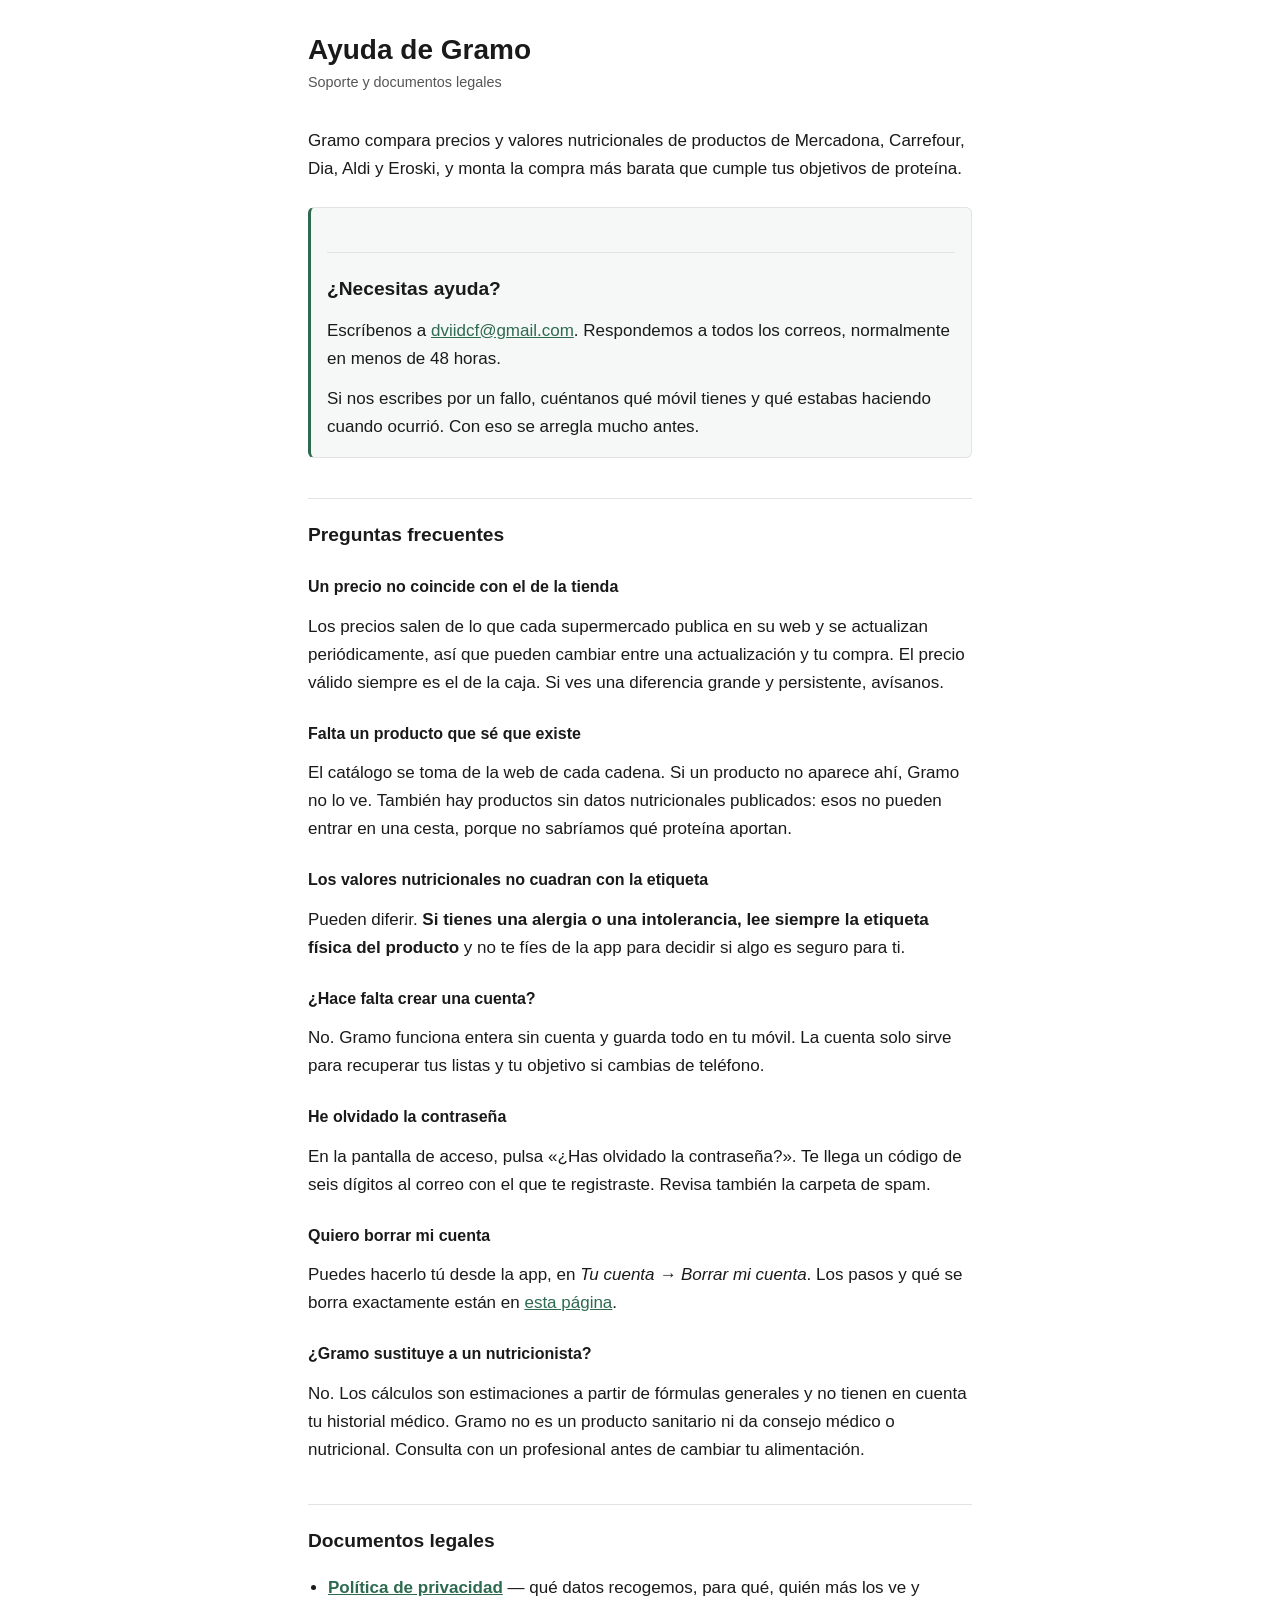
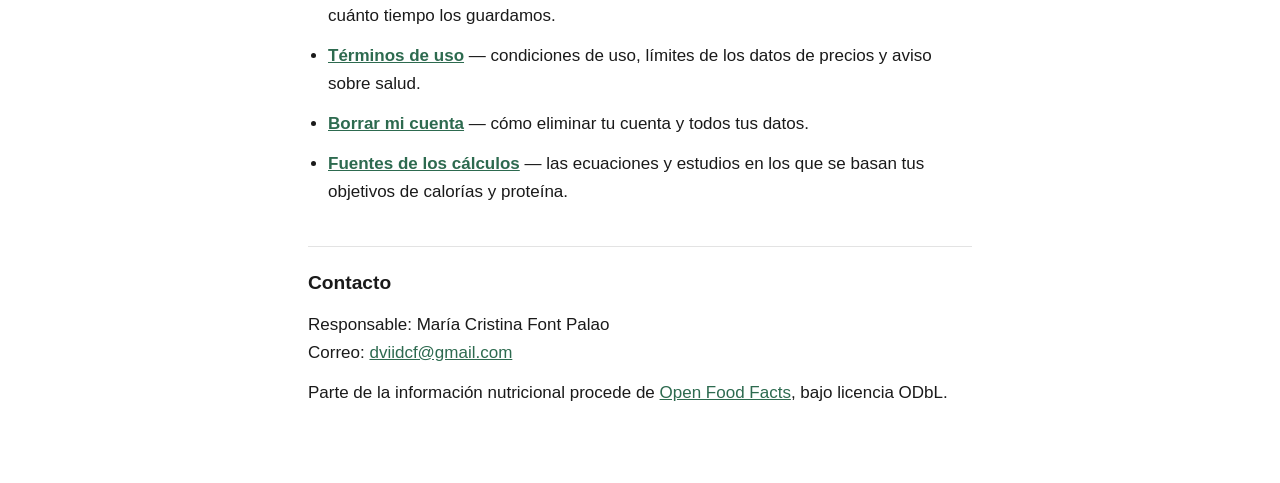
<file: index.html>
<!doctype html>
<html lang="es">
<head>
<meta charset="utf-8">
<meta name="viewport" content="width=device-width, initial-scale=1">
<title>Ayuda y soporte · Gramo</title>
<link rel="stylesheet" href="estilo.css">
</head>
<body>

<h1>Ayuda de Gramo</h1>
<p class="fecha">Soporte y documentos legales</p>

<p>Gramo compara precios y valores nutricionales de productos de Mercadona, Carrefour, Dia,
Aldi y Eroski, y monta la compra más barata que cumple tus objetivos de proteína.</p>

<div class="caja">
<h2>¿Necesitas ayuda?</h2>
<p>Escríbenos a <a href="mailto:dviidcf@gmail.com">dviidcf@gmail.com</a>. Respondemos a todos
los correos, normalmente en menos de 48 horas.</p>
<p>Si nos escribes por un fallo, cuéntanos qué móvil tienes y qué estabas haciendo cuando
ocurrió. Con eso se arregla mucho antes.</p>
</div>

<h2>Preguntas frecuentes</h2>

<h3>Un precio no coincide con el de la tienda</h3>
<p>Los precios salen de lo que cada supermercado publica en su web y se actualizan
periódicamente, así que pueden cambiar entre una actualización y tu compra. El precio válido
siempre es el de la caja. Si ves una diferencia grande y persistente, avísanos.</p>

<h3>Falta un producto que sé que existe</h3>
<p>El catálogo se toma de la web de cada cadena. Si un producto no aparece ahí, Gramo no lo
ve. También hay productos sin datos nutricionales publicados: esos no pueden entrar en una
cesta, porque no sabríamos qué proteína aportan.</p>

<h3>Los valores nutricionales no cuadran con la etiqueta</h3>
<p>Pueden diferir. <strong>Si tienes una alergia o una intolerancia, lee siempre la etiqueta
física del producto</strong> y no te fíes de la app para decidir si algo es seguro para ti.</p>

<h3>¿Hace falta crear una cuenta?</h3>
<p>No. Gramo funciona entera sin cuenta y guarda todo en tu móvil. La cuenta solo sirve para
recuperar tus listas y tu objetivo si cambias de teléfono.</p>

<h3>He olvidado la contraseña</h3>
<p>En la pantalla de acceso, pulsa «¿Has olvidado la contraseña?». Te llega un código de seis
dígitos al correo con el que te registraste. Revisa también la carpeta de spam.</p>

<h3>Quiero borrar mi cuenta</h3>
<p>Puedes hacerlo tú desde la app, en <em>Tu cuenta → Borrar mi cuenta</em>. Los pasos y qué
se borra exactamente están en <a href="borrar-cuenta.html">esta página</a>.</p>

<h3>¿Gramo sustituye a un nutricionista?</h3>
<p>No. Los cálculos son estimaciones a partir de fórmulas generales y no tienen en cuenta tu
historial médico. Gramo no es un producto sanitario ni da consejo médico o nutricional.
Consulta con un profesional antes de cambiar tu alimentación.</p>

<h2>Documentos legales</h2>

<ul>
  <li><a href="privacidad.html"><strong>Política de privacidad</strong></a> — qué datos
  recogemos, para qué, quién más los ve y cuánto tiempo los guardamos.</li>
  <li><a href="terminos.html"><strong>Términos de uso</strong></a> — condiciones de uso,
  límites de los datos de precios y aviso sobre salud.</li>
  <li><a href="borrar-cuenta.html"><strong>Borrar mi cuenta</strong></a> — cómo eliminar tu
  cuenta y todos tus datos.</li>
  <li><a href="fuentes.html"><strong>Fuentes de los cálculos</strong></a> — las
  ecuaciones y estudios en los que se basan tus objetivos de calorías y proteína.</li>
</ul>

<h2>Contacto</h2>

<p>Responsable: María Cristina Font Palao<br>
Correo: <a href="mailto:dviidcf@gmail.com">dviidcf@gmail.com</a></p>

<p>Parte de la información nutricional procede de
<a href="https://world.openfoodfacts.org">Open Food Facts</a>, bajo licencia ODbL.</p>

</body>
</html>
</file>
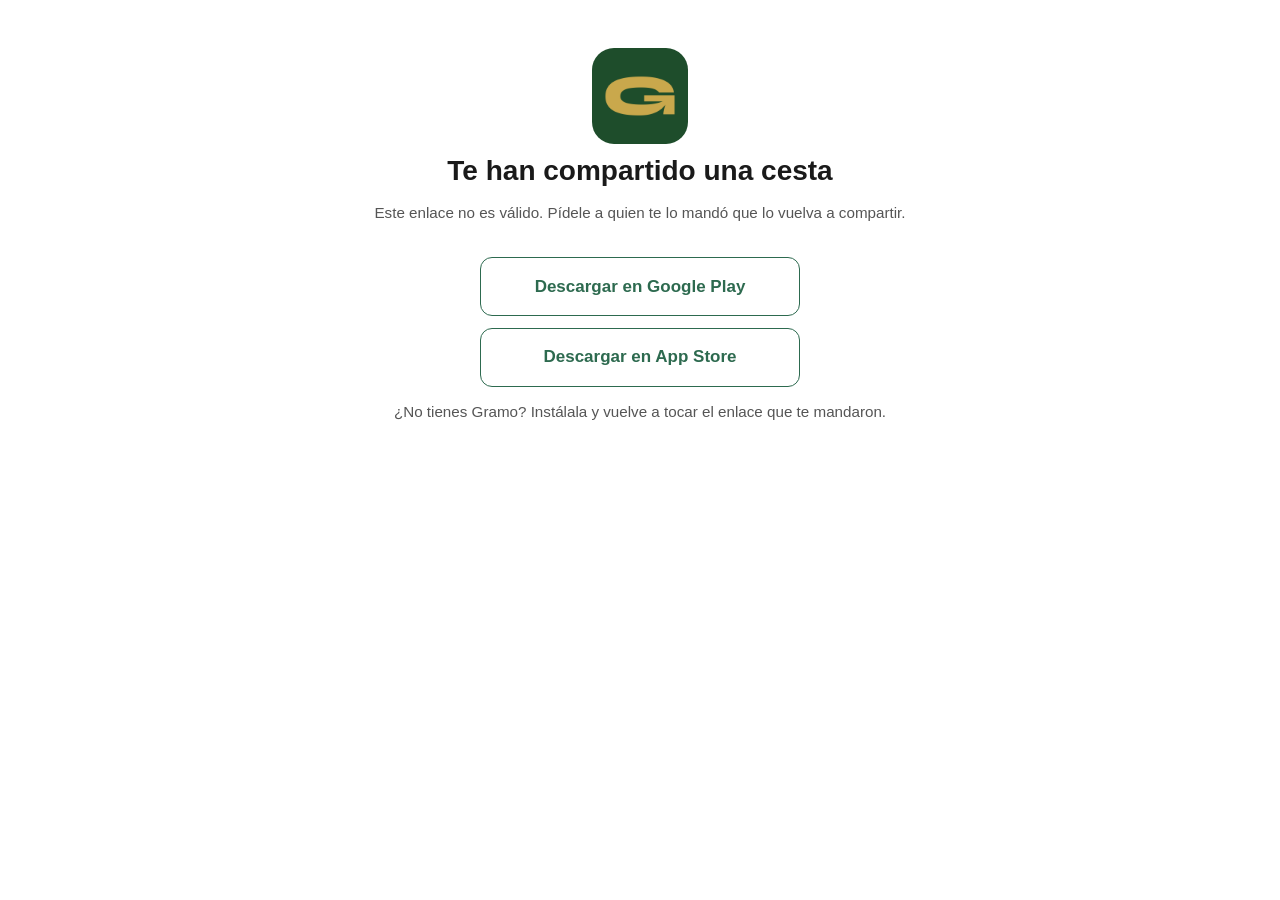
<file: c/index.html>
<!doctype html>
<html lang="es">
<head>
<meta charset="utf-8">
<meta name="viewport" content="width=device-width, initial-scale=1">
<title>Te han compartido una cesta · Gramo</title>
<meta name="robots" content="noindex">
<!-- Lo que enseña WhatsApp al pegar el enlace. Es estático: la página no sabe
     qué cesta es, eso lo lee la app. -->
<meta property="og:title" content="Te han compartido una cesta de Gramo">
<meta property="og:description" content="Ábrela en Gramo para ver sus productos, sus macros y lo que cuesta hoy.">
<meta property="og:image" content="https://dovkesito.github.io/gramo-legal/c/icono.png">
<meta property="og:type" content="website">
<link rel="icon" href="icono.png">
<link rel="stylesheet" href="../estilo.css">
<style>
  body { text-align: center; padding-top: 3rem; }
  .icono { width: 96px; height: 96px; border-radius: 22px; }
  .botones { display: flex; flex-direction: column; gap: 0.75rem; margin: 2rem auto 0; max-width: 20rem; }
  .btn {
    display: block; padding: 0.9rem 1rem; border-radius: 12px; text-decoration: none;
    font-weight: 600; border: 1px solid var(--acento);
  }
  .btn.primario { background: var(--acento); color: var(--fondo); }
  .nota { color: var(--tinta-suave); font-size: 0.95rem; }
  [hidden] { display: none !important; }
</style>
</head>
<body>

<img class="icono" src="icono.png" alt="">
<h1>Te han compartido una cesta</h1>
<p class="nota" id="estado">Abriendo Gramo…</p>

<div class="botones">
  <a class="btn primario" id="abrir" href="#">Abrir en Gramo</a>
  <a class="btn" id="play" href="https://play.google.com/store/apps/details?id=com.gramo1.app">Descargar en Google Play</a>
  <a class="btn" id="appstore" href="https://apps.apple.com/app/id6801570409">Descargar en App Store</a>
</div>

<p class="nota">¿No tienes Gramo? Instálala y vuelve a tocar el enlace que te mandaron.</p>

<script>
// Página puente de «Compartir cesta». El enlace https es lo que se manda por
// WhatsApp (un gramo:// ni sale pulsable), y esto lo convierte en:
//   · Android: un intent que abre la app, o va a Play si no está instalada;
//   · iOS: un intento de abrir gramo:// y, si la página sigue a la vista, la
//     App Store;
//   · ordenador: los botones, sin redirigir.
// No lleva datos de la cesta: solo pasa el id a la app.
(function () {
  var q = new URLSearchParams(location.search);
  var id = q.get("id");
  var e = q.get("e");
  var ruta = null;
  if (id && /^[0-9a-f]{8}-[0-9a-f]{4}-[0-9a-f]{4}-[0-9a-f]{4}-[0-9a-f]{12}$/i.test(id)) {
    ruta = "compartida/" + id;
  } else if (e && /^[a-z0-9-]{1,80}$/.test(e)) {
    ruta = "explorar/" + e;
  }

  var PLAY = document.getElementById("play").href;
  var STORE = document.getElementById("appstore").href;
  var ua = navigator.userAgent || "";
  var android = /Android/i.test(ua);
  var ios = /iPhone|iPad|iPod/i.test(ua) || (/Macintosh/.test(ua) && "ontouchend" in document);
  var estado = document.getElementById("estado");
  var abrir = document.getElementById("abrir");

  if (!ruta) {
    estado.textContent = "Este enlace no es válido. Pídele a quien te lo mandó que lo vuelva a compartir.";
    abrir.hidden = true;
    return;
  }

  var esquema = "gramo://" + ruta;
  var destino = android
    ? "intent://" + ruta + "#Intent;scheme=gramo;package=com.gramo1.app;S.browser_fallback_url=" +
      encodeURIComponent(PLAY) + ";end"
    : esquema;
  abrir.href = destino;

  // Cada móvil ve solo su tienda.
  if (android) document.getElementById("appstore").hidden = true;
  if (ios) document.getElementById("play").hidden = true;

  if (!android && !ios) {
    estado.textContent = "Ábrelo desde el móvil para verla en la app.";
    return;
  }

  location.href = destino;

  if (ios) {
    // Si la app se ha abierto, la página pasa a segundo plano y esto no hace
    // nada. Si sigue a la vista, es que no está instalada.
    setTimeout(function () {
      if (document.visibilityState === "visible") location.href = STORE;
    }, 1500);
  }
  setTimeout(function () {
    estado.textContent = "Si no se ha abierto, toca «Abrir en Gramo».";
  }, 2000);
})();
</script>
</body>
</html>
</file>
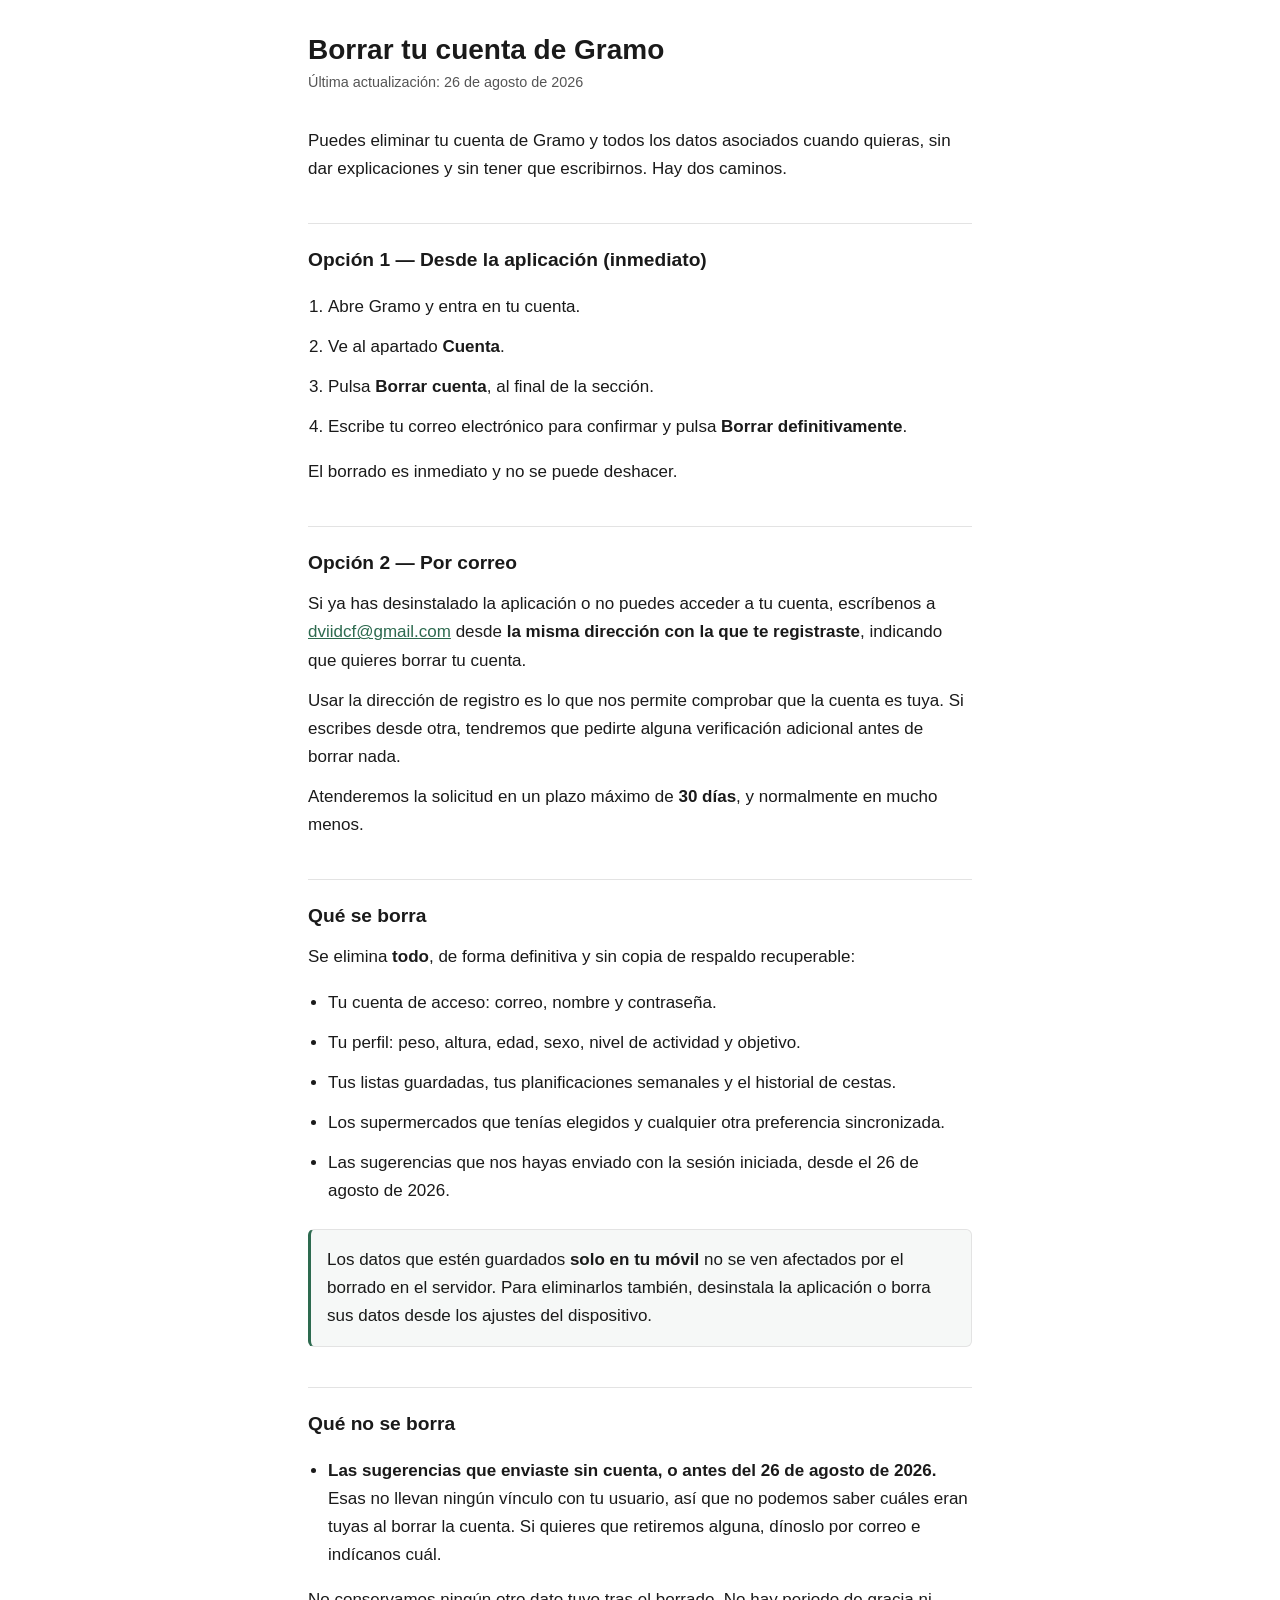
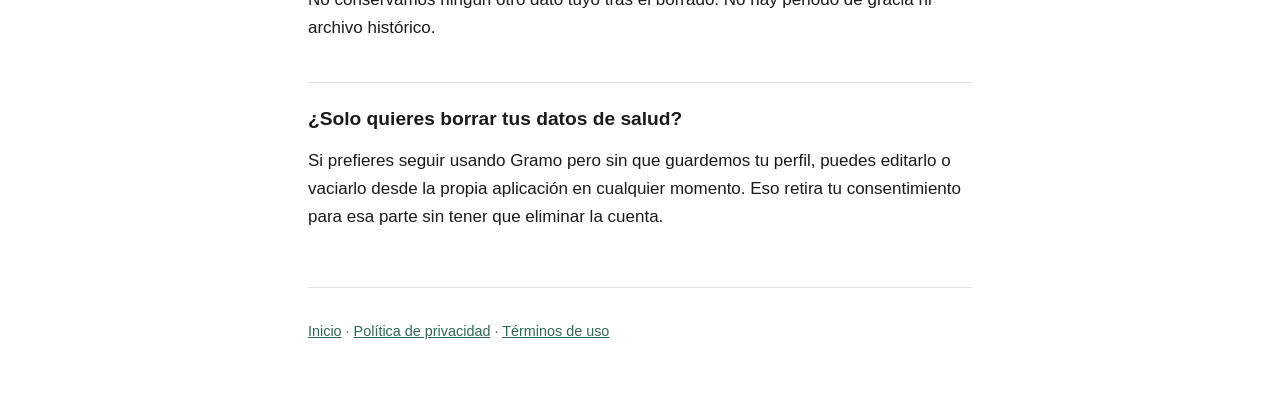
<file: borrar-cuenta.html>
<!doctype html>
<html lang="es">
<head>
<meta charset="utf-8">
<meta name="viewport" content="width=device-width, initial-scale=1">
<title>Borrar mi cuenta · Gramo</title>
<link rel="stylesheet" href="estilo.css">
</head>
<body>

<h1>Borrar tu cuenta de Gramo</h1>
<p class="fecha">Última actualización: 26 de agosto de 2026</p>

<p>Puedes eliminar tu cuenta de Gramo y todos los datos asociados cuando quieras, sin dar
explicaciones y sin tener que escribirnos. Hay dos caminos.</p>

<h2>Opción 1 — Desde la aplicación (inmediato)</h2>

<ol>
  <li>Abre Gramo y entra en tu cuenta.</li>
  <li>Ve al apartado <strong>Cuenta</strong>.</li>
  <li>Pulsa <strong>Borrar cuenta</strong>, al final de la sección.</li>
  <li>Escribe tu correo electrónico para confirmar y pulsa <strong>Borrar definitivamente</strong>.</li>
</ol>

<p>El borrado es inmediato y no se puede deshacer.</p>

<h2>Opción 2 — Por correo</h2>

<p>Si ya has desinstalado la aplicación o no puedes acceder a tu cuenta, escríbenos a
<a href="mailto:dviidcf@gmail.com?subject=Solicitud%20de%20borrado%20de%20cuenta">dviidcf@gmail.com</a>
desde <strong>la misma dirección con la que te registraste</strong>, indicando que quieres
borrar tu cuenta.</p>

<p>Usar la dirección de registro es lo que nos permite comprobar que la cuenta es tuya. Si
escribes desde otra, tendremos que pedirte alguna verificación adicional antes de borrar
nada.</p>

<p>Atenderemos la solicitud en un plazo máximo de <strong>30 días</strong>, y normalmente en
mucho menos.</p>

<h2>Qué se borra</h2>

<p>Se elimina <strong>todo</strong>, de forma definitiva y sin copia de respaldo recuperable:</p>

<ul>
  <li>Tu cuenta de acceso: correo, nombre y contraseña.</li>
  <li>Tu perfil: peso, altura, edad, sexo, nivel de actividad y objetivo.</li>
  <li>Tus listas guardadas, tus planificaciones semanales y el historial de cestas.</li>
  <li>Los supermercados que tenías elegidos y cualquier otra preferencia sincronizada.</li>
  <li>Las sugerencias que nos hayas enviado con la sesión iniciada, desde el 26 de agosto
  de 2026.</li>
</ul>

<div class="caja">
<p>Los datos que estén guardados <strong>solo en tu móvil</strong> no se ven afectados por el
borrado en el servidor. Para eliminarlos también, desinstala la aplicación o borra sus datos
desde los ajustes del dispositivo.</p>
</div>

<h2>Qué no se borra</h2>

<ul>
  <li><strong>Las sugerencias que enviaste sin cuenta, o antes del 26 de agosto de
  2026.</strong> Esas no llevan ningún vínculo con tu usuario, así que no podemos saber
  cuáles eran tuyas al borrar la cuenta. Si quieres que retiremos alguna, dínoslo por correo
  e indícanos cuál.</li>
</ul>

<p>No conservamos ningún otro dato tuyo tras el borrado. No hay periodo de gracia ni archivo
histórico.</p>

<h2>¿Solo quieres borrar tus datos de salud?</h2>

<p>Si prefieres seguir usando Gramo pero sin que guardemos tu perfil, puedes editarlo o
vaciarlo desde la propia aplicación en cualquier momento. Eso retira tu consentimiento para
esa parte sin tener que eliminar la cuenta.</p>

<footer>
<p><a href="index.html">Inicio</a> · <a href="privacidad.html">Política de privacidad</a> ·
<a href="terminos.html">Términos de uso</a></p>
</footer>

</body>
</html>
</file>
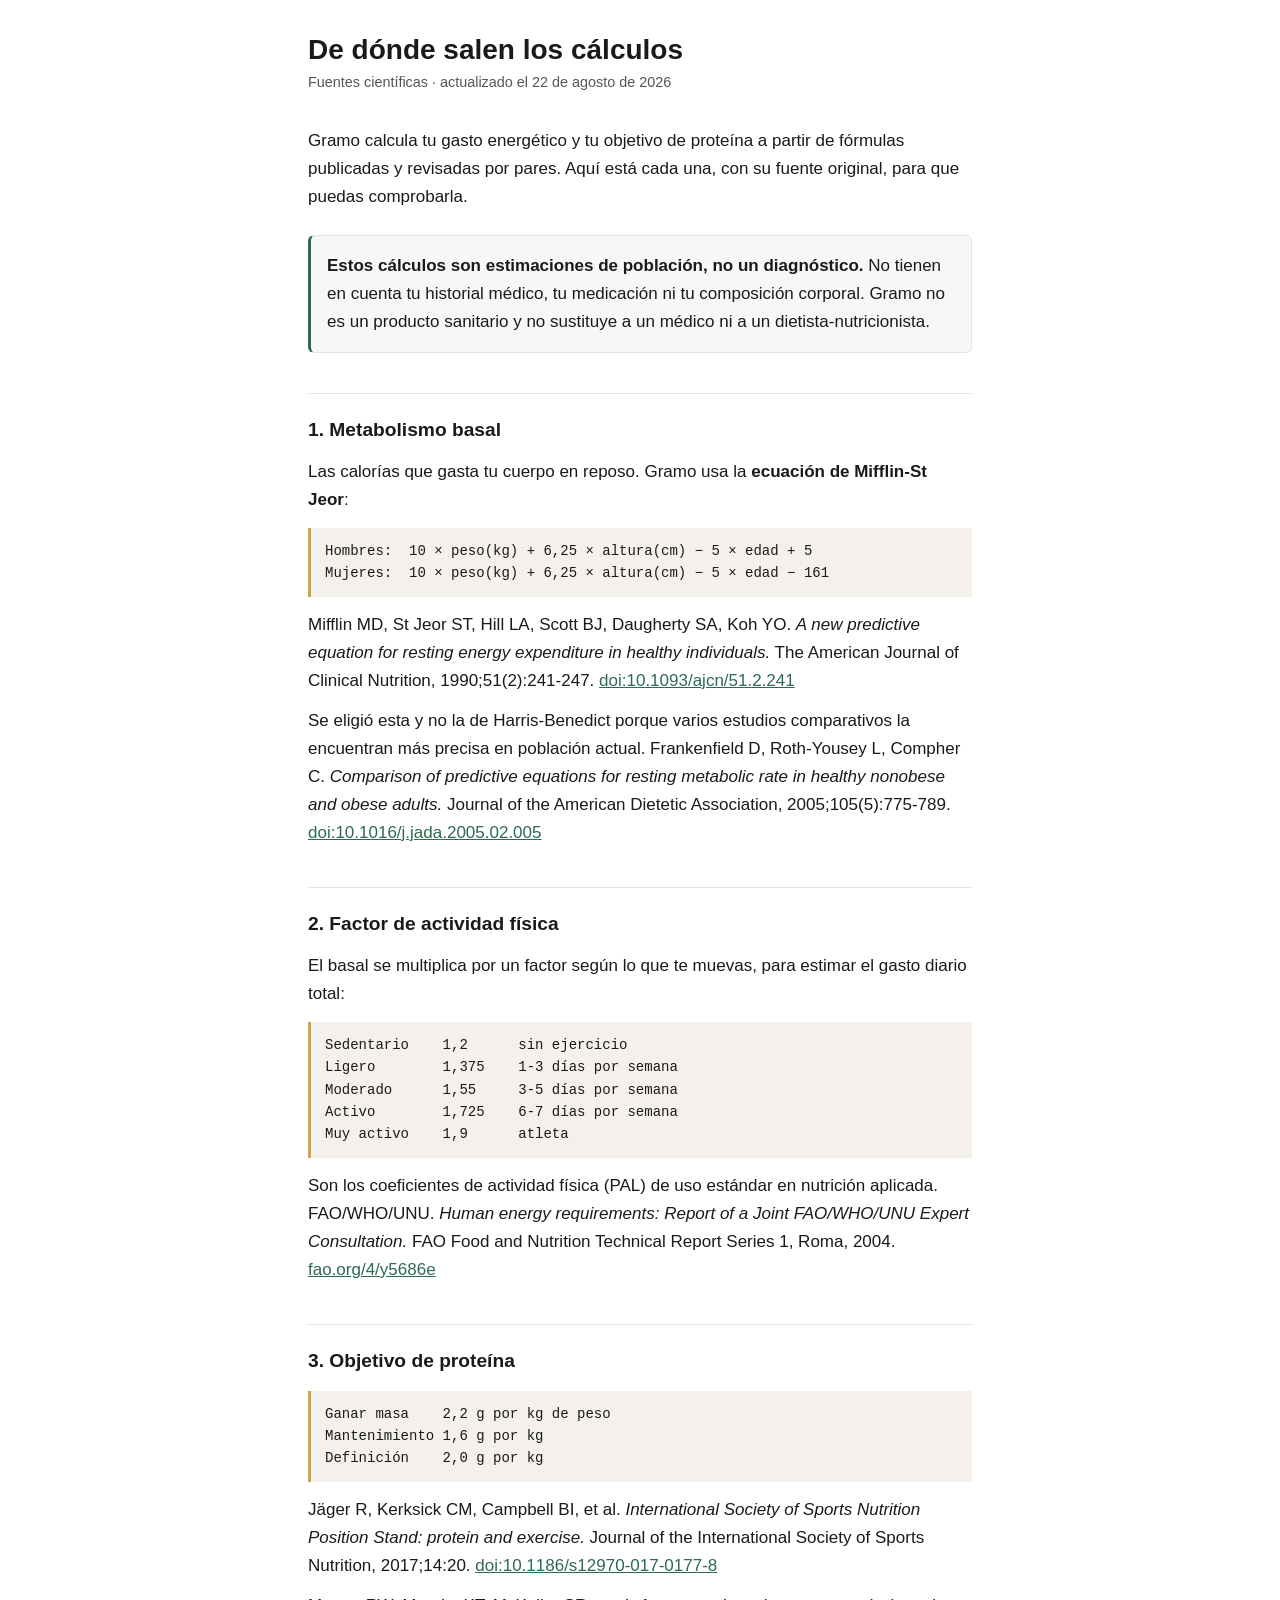
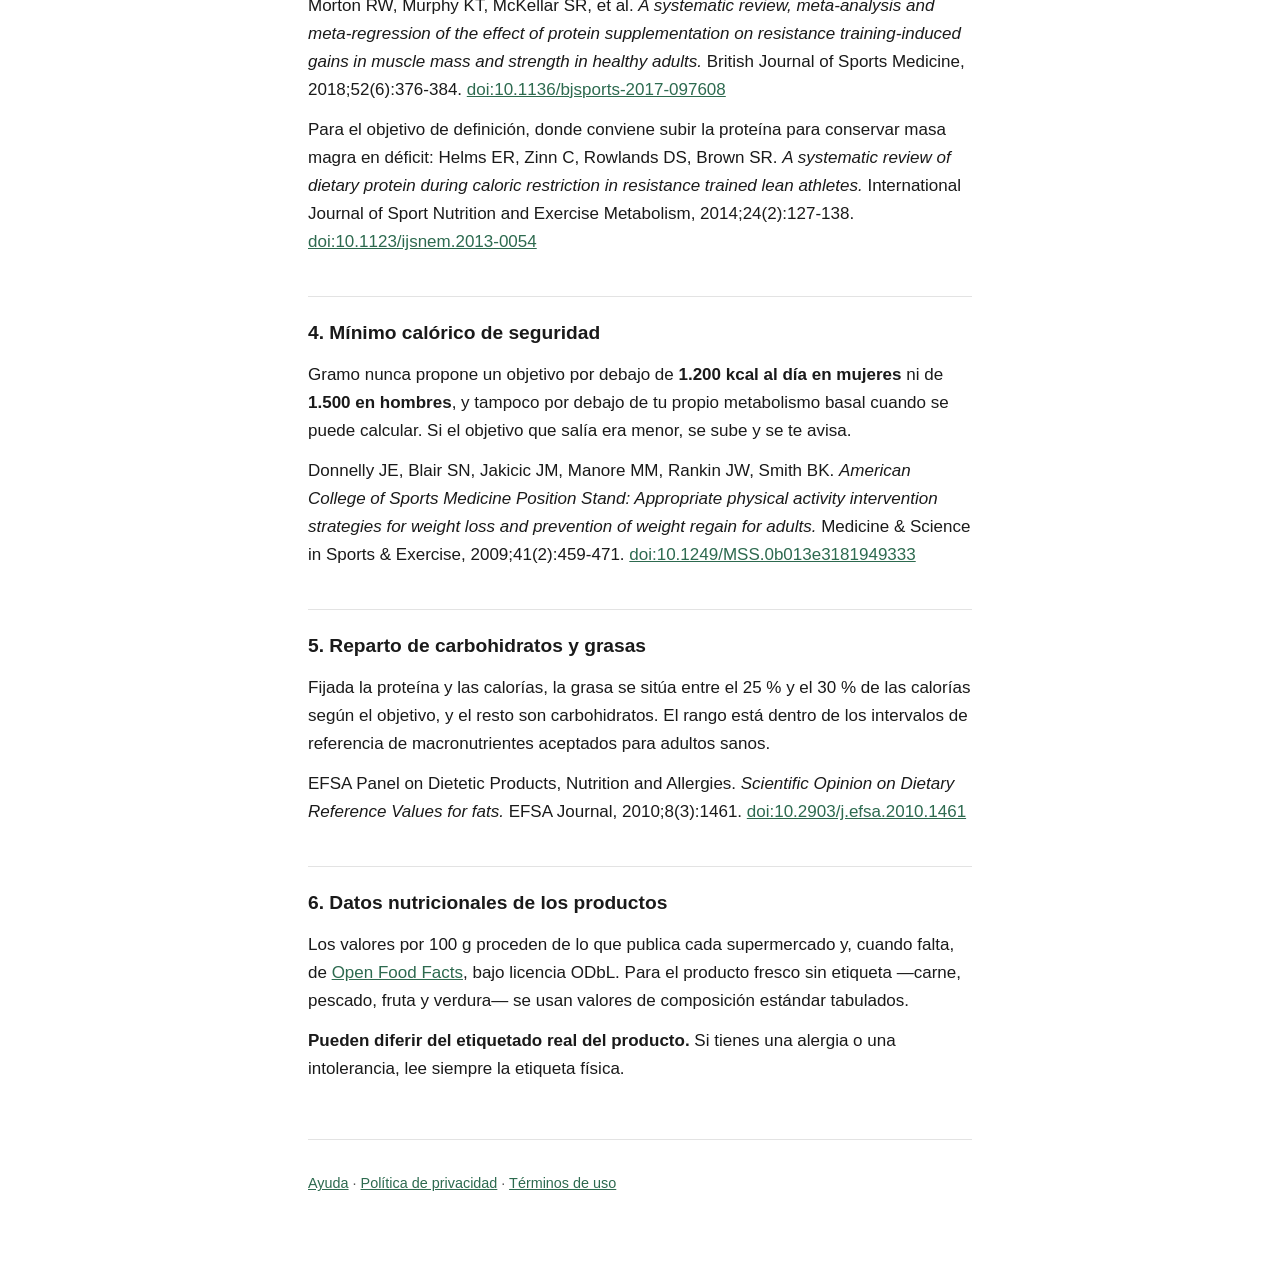
<file: fuentes.html>
<!doctype html>
<html lang="es">
<head>
<meta charset="utf-8">
<meta name="viewport" content="width=device-width, initial-scale=1">
<title>Fuentes de los cálculos · Gramo</title>
<link rel="stylesheet" href="estilo.css">
</head>
<body>

<h1>De dónde salen los cálculos</h1>
<p class="fecha">Fuentes científicas · actualizado el 22 de agosto de 2026</p>

<p>Gramo calcula tu gasto energético y tu objetivo de proteína a partir de fórmulas
publicadas y revisadas por pares. Aquí está cada una, con su fuente original, para que
puedas comprobarla.</p>

<div class="caja">
<p><strong>Estos cálculos son estimaciones de población, no un diagnóstico.</strong> No
tienen en cuenta tu historial médico, tu medicación ni tu composición corporal. Gramo no
es un producto sanitario y no sustituye a un médico ni a un dietista-nutricionista.</p>
</div>

<h2>1. Metabolismo basal</h2>

<p>Las calorías que gasta tu cuerpo en reposo. Gramo usa la <strong>ecuación de
Mifflin-St Jeor</strong>:</p>

<pre>Hombres:  10 × peso(kg) + 6,25 × altura(cm) − 5 × edad + 5
Mujeres:  10 × peso(kg) + 6,25 × altura(cm) − 5 × edad − 161</pre>

<p>Mifflin MD, St Jeor ST, Hill LA, Scott BJ, Daugherty SA, Koh YO.
<em>A new predictive equation for resting energy expenditure in healthy individuals.</em>
The American Journal of Clinical Nutrition, 1990;51(2):241-247.
<a href="https://doi.org/10.1093/ajcn/51.2.241">doi:10.1093/ajcn/51.2.241</a></p>

<p>Se eligió esta y no la de Harris-Benedict porque varios estudios comparativos la
encuentran más precisa en población actual. Frankenfield D, Roth-Yousey L, Compher C.
<em>Comparison of predictive equations for resting metabolic rate in healthy nonobese and
obese adults.</em> Journal of the American Dietetic Association, 2005;105(5):775-789.
<a href="https://doi.org/10.1016/j.jada.2005.02.005">doi:10.1016/j.jada.2005.02.005</a></p>

<h2>2. Factor de actividad física</h2>

<p>El basal se multiplica por un factor según lo que te muevas, para estimar el gasto
diario total:</p>

<pre>Sedentario    1,2      sin ejercicio
Ligero        1,375    1-3 días por semana
Moderado      1,55     3-5 días por semana
Activo        1,725    6-7 días por semana
Muy activo    1,9      atleta</pre>

<p>Son los coeficientes de actividad física (PAL) de uso estándar en nutrición aplicada.
FAO/WHO/UNU. <em>Human energy requirements: Report of a Joint FAO/WHO/UNU Expert
Consultation.</em> FAO Food and Nutrition Technical Report Series 1, Roma, 2004.
<a href="https://www.fao.org/4/y5686e/y5686e00.htm">fao.org/4/y5686e</a></p>

<h2>3. Objetivo de proteína</h2>

<pre>Ganar masa    2,2 g por kg de peso
Mantenimiento 1,6 g por kg
Definición    2,0 g por kg</pre>

<p>Jäger R, Kerksick CM, Campbell BI, et al. <em>International Society of Sports Nutrition
Position Stand: protein and exercise.</em> Journal of the International Society of Sports
Nutrition, 2017;14:20.
<a href="https://doi.org/10.1186/s12970-017-0177-8">doi:10.1186/s12970-017-0177-8</a></p>

<p>Morton RW, Murphy KT, McKellar SR, et al. <em>A systematic review, meta-analysis and
meta-regression of the effect of protein supplementation on resistance training-induced
gains in muscle mass and strength in healthy adults.</em> British Journal of Sports
Medicine, 2018;52(6):376-384.
<a href="https://doi.org/10.1136/bjsports-2017-097608">doi:10.1136/bjsports-2017-097608</a></p>

<p>Para el objetivo de definición, donde conviene subir la proteína para conservar masa
magra en déficit: Helms ER, Zinn C, Rowlands DS, Brown SR. <em>A systematic review of
dietary protein during caloric restriction in resistance trained lean athletes.</em>
International Journal of Sport Nutrition and Exercise Metabolism, 2014;24(2):127-138.
<a href="https://doi.org/10.1123/ijsnem.2013-0054">doi:10.1123/ijsnem.2013-0054</a></p>

<h2>4. Mínimo calórico de seguridad</h2>

<p>Gramo nunca propone un objetivo por debajo de <strong>1.200 kcal al día en mujeres</strong>
ni de <strong>1.500 en hombres</strong>, y tampoco por debajo de tu propio metabolismo basal
cuando se puede calcular. Si el objetivo que salía era menor, se sube y se te avisa.</p>

<p>Donnelly JE, Blair SN, Jakicic JM, Manore MM, Rankin JW, Smith BK.
<em>American College of Sports Medicine Position Stand: Appropriate physical activity
intervention strategies for weight loss and prevention of weight regain for adults.</em>
Medicine &amp; Science in Sports &amp; Exercise, 2009;41(2):459-471.
<a href="https://doi.org/10.1249/MSS.0b013e3181949333">doi:10.1249/MSS.0b013e3181949333</a></p>

<h2>5. Reparto de carbohidratos y grasas</h2>

<p>Fijada la proteína y las calorías, la grasa se sitúa entre el 25 % y el 30 % de las
calorías según el objetivo, y el resto son carbohidratos. El rango está dentro de los
intervalos de referencia de macronutrientes aceptados para adultos sanos.</p>

<p>EFSA Panel on Dietetic Products, Nutrition and Allergies.
<em>Scientific Opinion on Dietary Reference Values for fats.</em> EFSA Journal,
2010;8(3):1461.
<a href="https://doi.org/10.2903/j.efsa.2010.1461">doi:10.2903/j.efsa.2010.1461</a></p>

<h2>6. Datos nutricionales de los productos</h2>

<p>Los valores por 100 g proceden de lo que publica cada supermercado y, cuando falta, de
<a href="https://world.openfoodfacts.org">Open Food Facts</a>, bajo licencia ODbL. Para el
producto fresco sin etiqueta —carne, pescado, fruta y verdura— se usan valores de
composición estándar tabulados.</p>

<p><strong>Pueden diferir del etiquetado real del producto.</strong> Si tienes una alergia
o una intolerancia, lee siempre la etiqueta física.</p>

<footer>
<p><a href="index.html">Ayuda</a> · <a href="privacidad.html">Política de privacidad</a> ·
<a href="terminos.html">Términos de uso</a></p>
</footer>

</body>
</html>
</file>
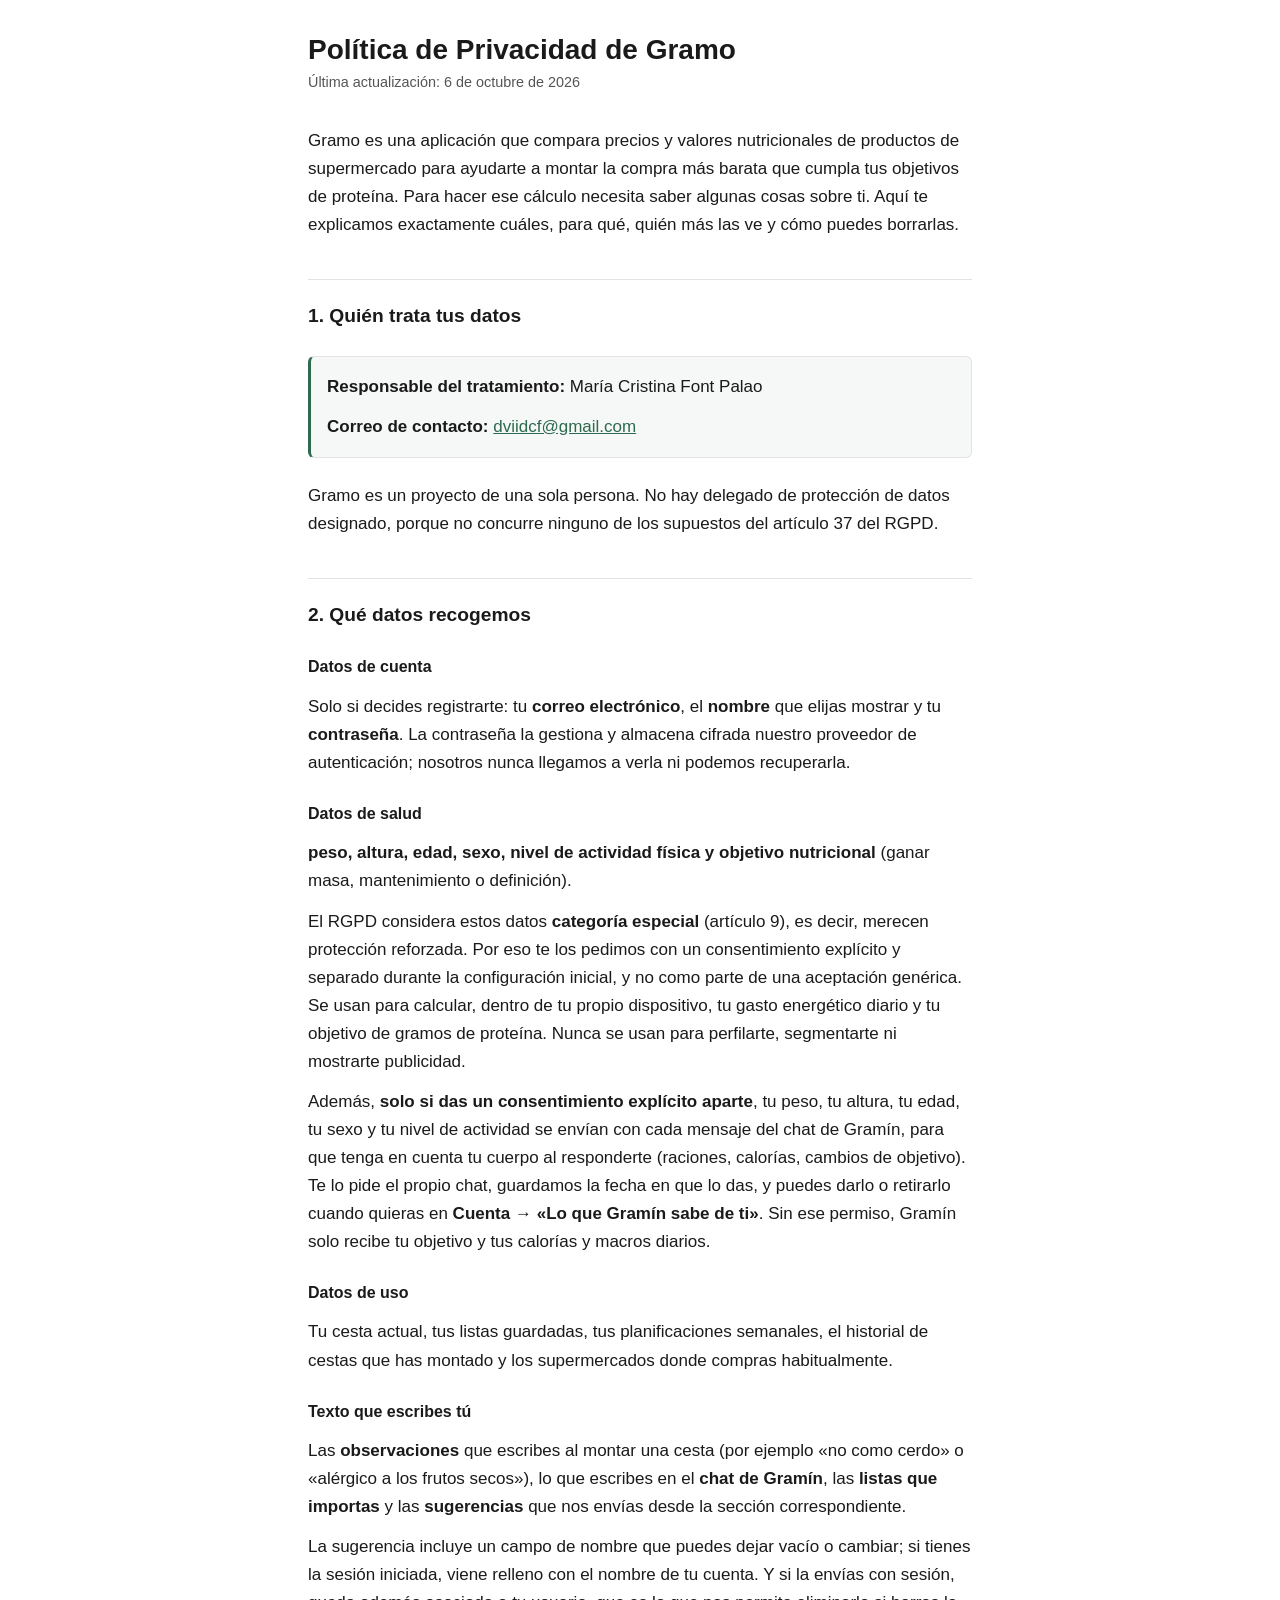
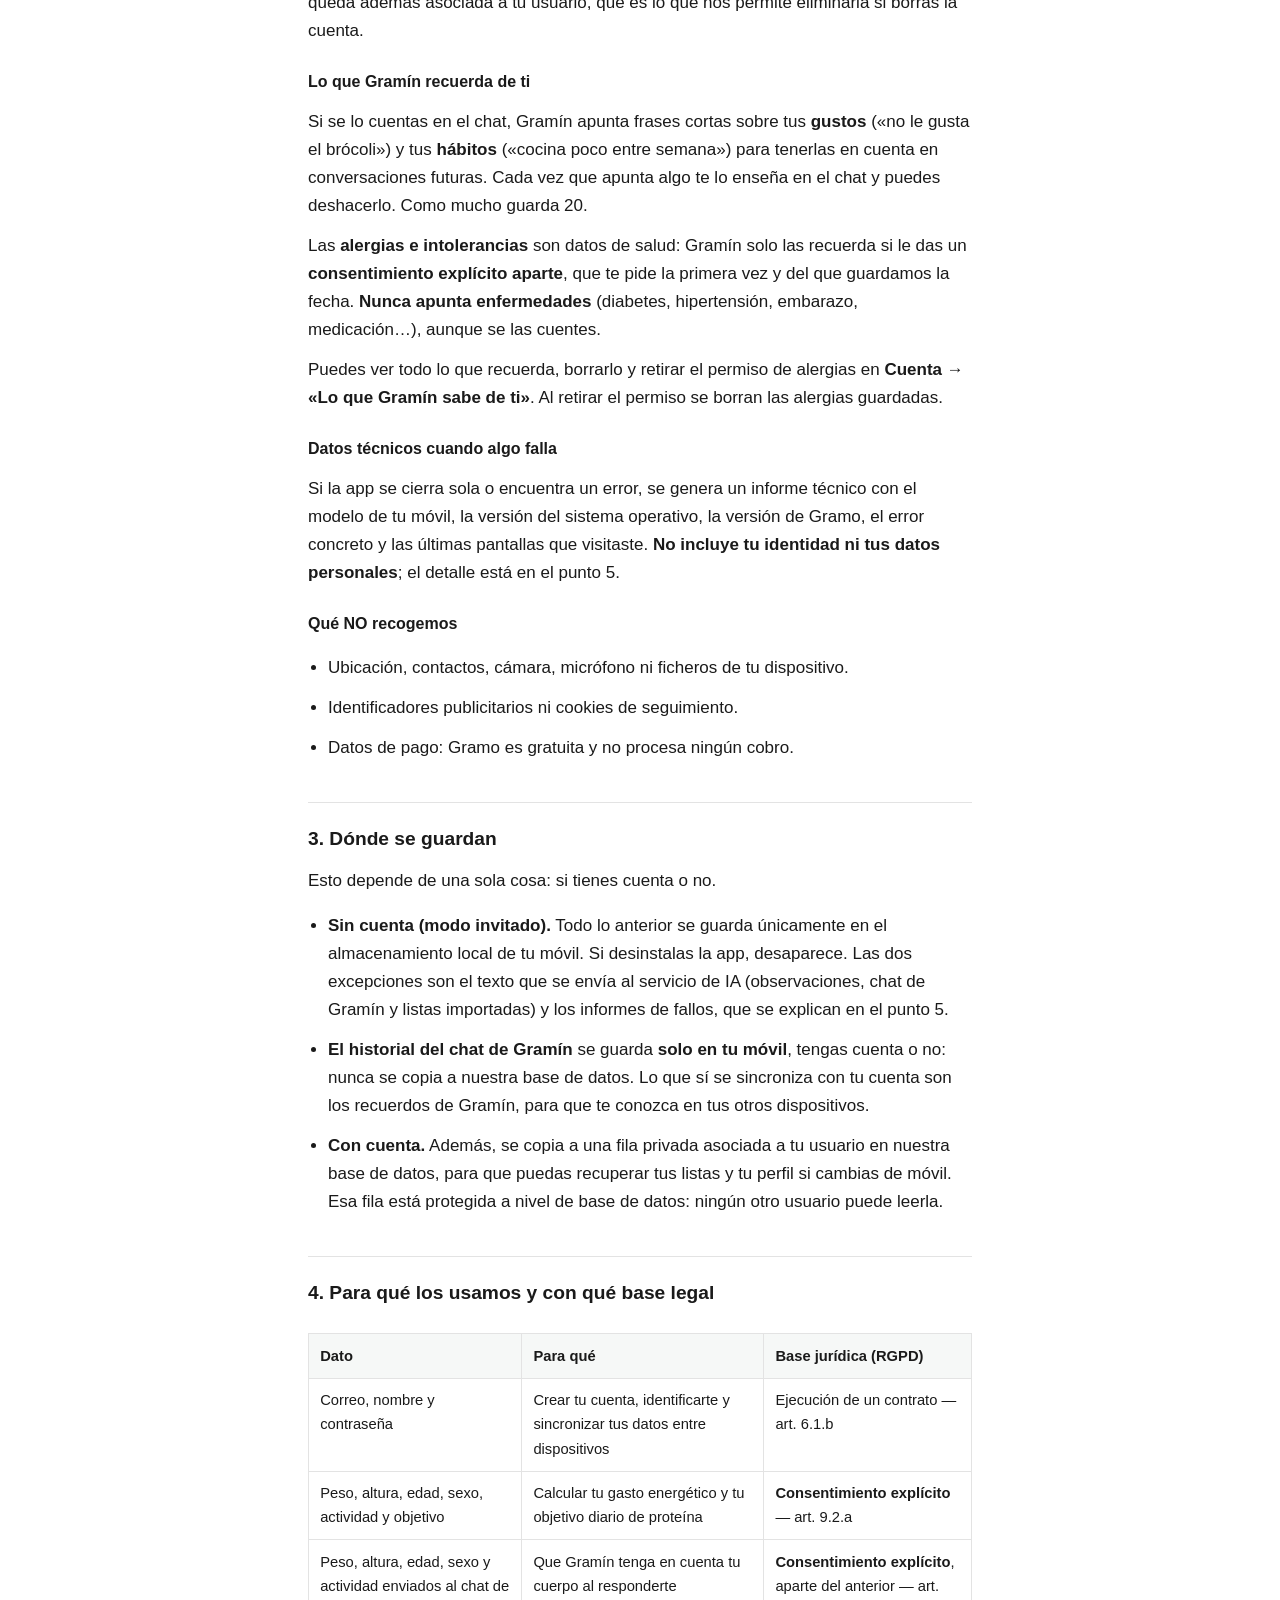
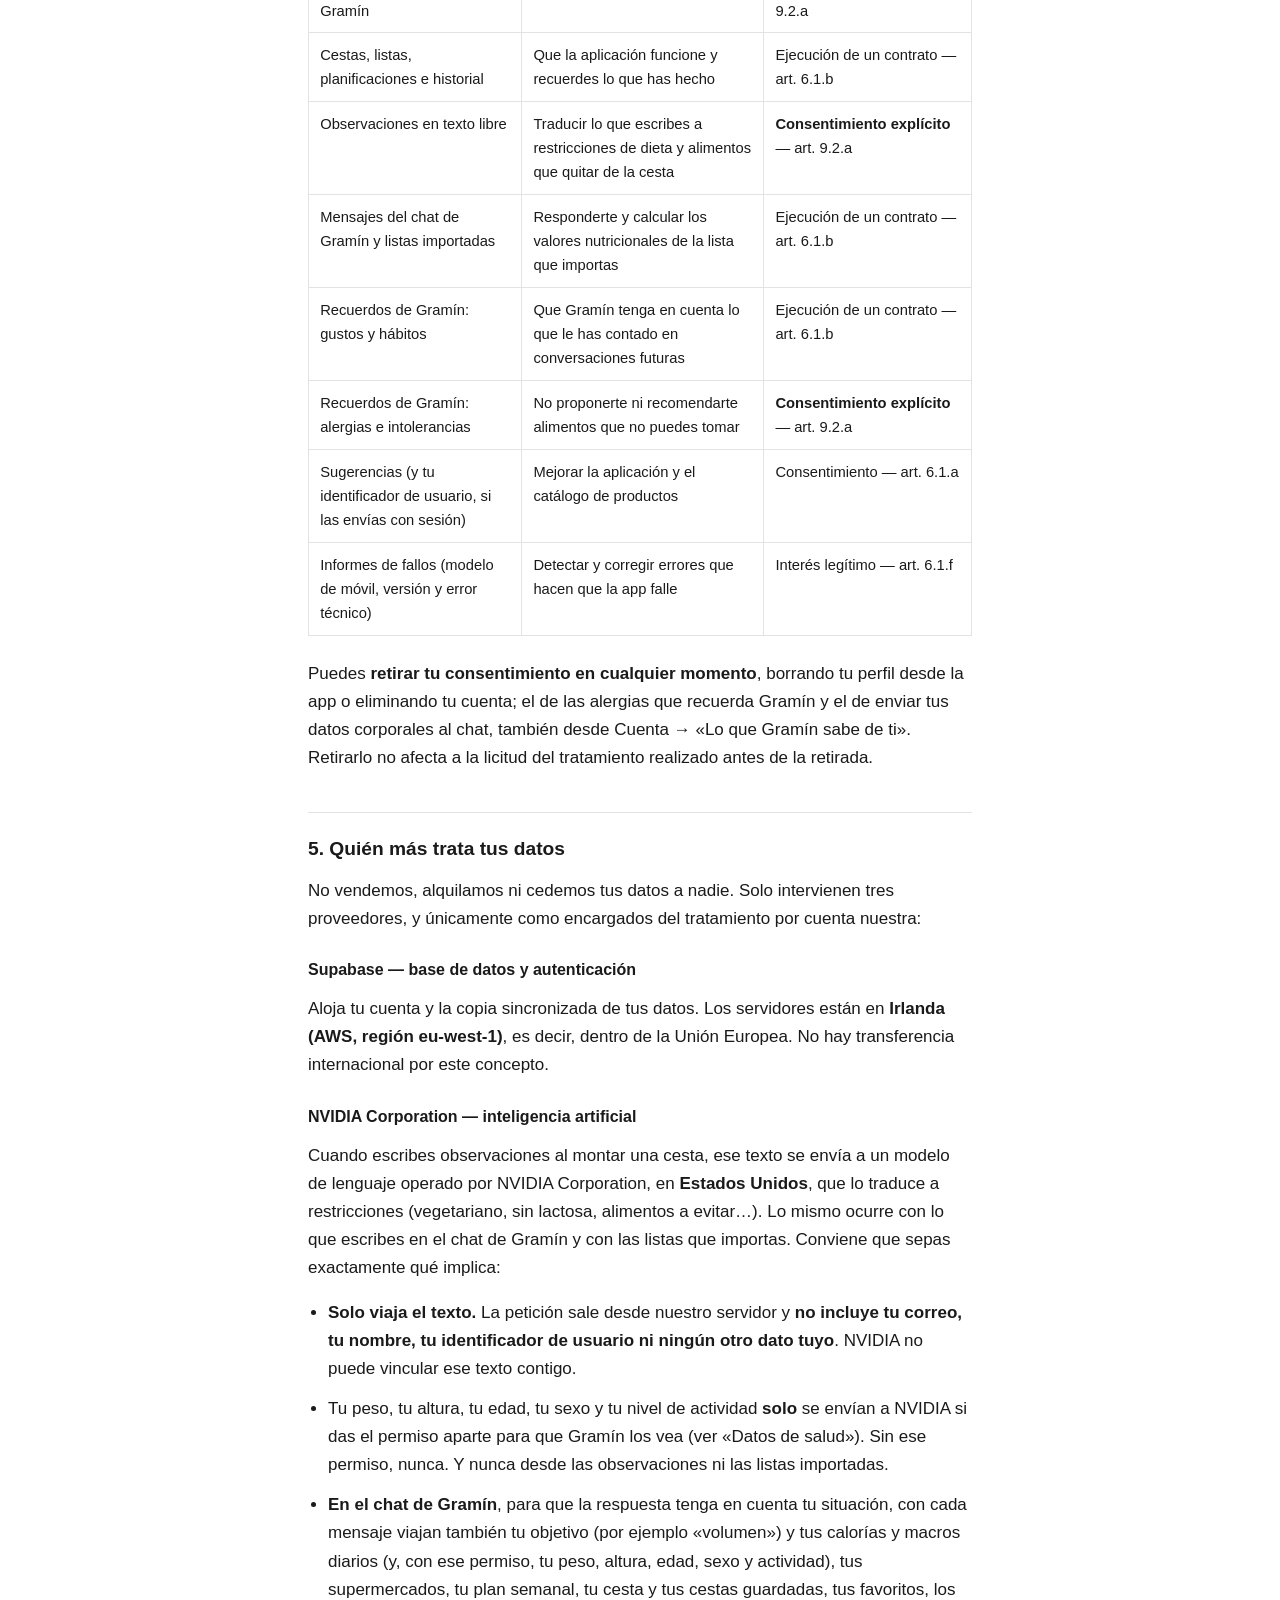
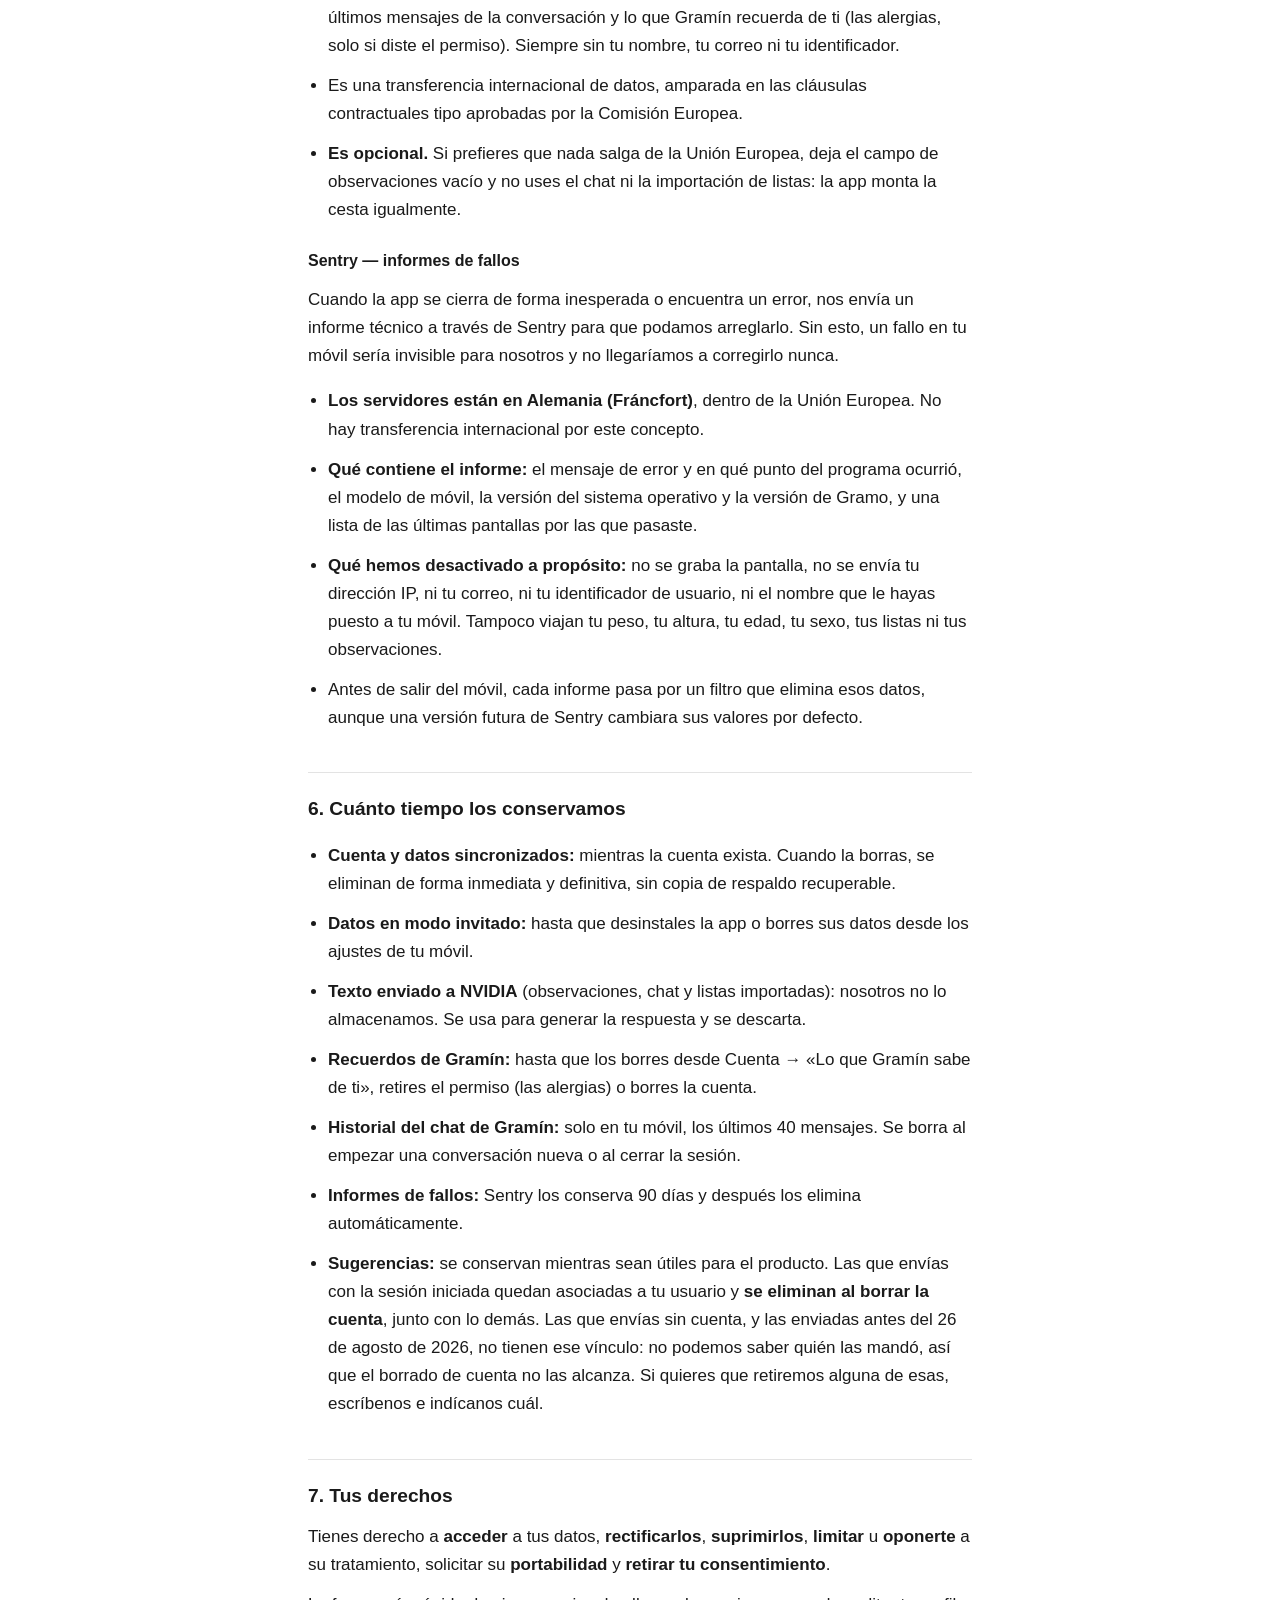
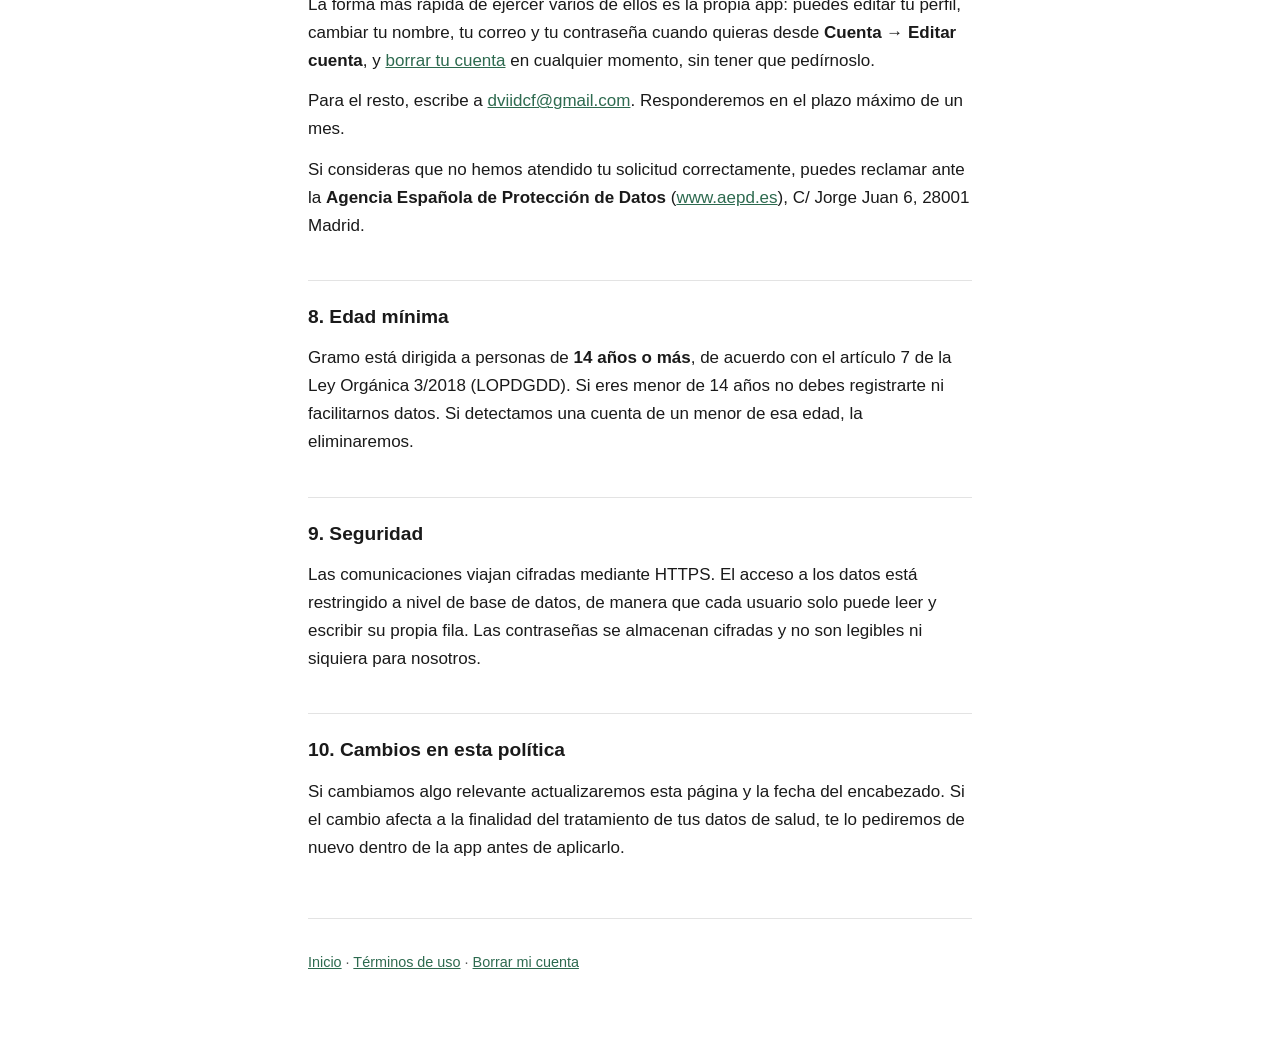
<file: privacidad.html>
<!doctype html>
<html lang="es">
<head>
<meta charset="utf-8">
<meta name="viewport" content="width=device-width, initial-scale=1">
<title>Política de Privacidad · Gramo</title>
<link rel="stylesheet" href="estilo.css">
</head>
<body>

<h1>Política de Privacidad de Gramo</h1>
<p class="fecha">Última actualización: 6 de octubre de 2026</p>

<p>Gramo es una aplicación que compara precios y valores nutricionales de productos de
supermercado para ayudarte a montar la compra más barata que cumpla tus objetivos de
proteína. Para hacer ese cálculo necesita saber algunas cosas sobre ti. Aquí te
explicamos exactamente cuáles, para qué, quién más las ve y cómo puedes borrarlas.</p>

<h2>1. Quién trata tus datos</h2>

<div class="caja">
<p><strong>Responsable del tratamiento:</strong> María Cristina Font Palao</p>
<p><strong>Correo de contacto:</strong> <a href="mailto:dviidcf@gmail.com">dviidcf@gmail.com</a></p>
</div>

<p>Gramo es un proyecto de una sola persona. No hay delegado de protección de datos
designado, porque no concurre ninguno de los supuestos del artículo 37 del RGPD.</p>

<h2>2. Qué datos recogemos</h2>

<h3>Datos de cuenta</h3>
<p>Solo si decides registrarte: tu <strong>correo electrónico</strong>, el
<strong>nombre</strong> que elijas mostrar y tu <strong>contraseña</strong>. La contraseña
la gestiona y almacena cifrada nuestro proveedor de autenticación; nosotros nunca llegamos
a verla ni podemos recuperarla.</p>

<h3>Datos de salud</h3>
<p><strong>peso, altura, edad, sexo, nivel de actividad física y objetivo nutricional</strong>
(ganar masa, mantenimiento o definición).</p>
<p>El RGPD considera estos datos <strong>categoría especial</strong> (artículo 9), es decir,
merecen protección reforzada. Por eso te los pedimos con un consentimiento explícito y
separado durante la configuración inicial, y no como parte de una aceptación genérica.
Se usan para calcular, dentro de tu propio dispositivo, tu gasto energético diario y tu
objetivo de gramos de proteína. Nunca se usan para perfilarte, segmentarte ni mostrarte
publicidad.</p>
<p>Además, <strong>solo si das un consentimiento explícito aparte</strong>, tu peso, tu
altura, tu edad, tu sexo y tu nivel de actividad se envían con cada mensaje del chat de
Gramín, para que tenga en cuenta tu cuerpo al responderte (raciones, calorías, cambios de
objetivo). Te lo pide el propio chat, guardamos la fecha en que lo das, y puedes darlo o
retirarlo cuando quieras en <strong>Cuenta → «Lo que Gramín sabe de ti»</strong>. Sin ese
permiso, Gramín solo recibe tu objetivo y tus calorías y macros diarios.</p>

<h3>Datos de uso</h3>
<p>Tu cesta actual, tus listas guardadas, tus planificaciones semanales, el historial de
cestas que has montado y los supermercados donde compras habitualmente.</p>

<h3>Texto que escribes tú</h3>
<p>Las <strong>observaciones</strong> que escribes al montar una cesta (por ejemplo
«no como cerdo» o «alérgico a los frutos secos»), lo que escribes en el
<strong>chat de Gramín</strong>, las <strong>listas que importas</strong> y las
<strong>sugerencias</strong> que nos envías desde la sección correspondiente.</p>
<p>La sugerencia incluye un campo de nombre que puedes dejar vacío o cambiar; si tienes la
sesión iniciada, viene relleno con el nombre de tu cuenta. Y si la envías con sesión, queda
además asociada a tu usuario, que es lo que nos permite eliminarla si borras la cuenta.</p>

<h3>Lo que Gramín recuerda de ti</h3>
<p>Si se lo cuentas en el chat, Gramín apunta frases cortas sobre tus
<strong>gustos</strong> («no le gusta el brócoli») y tus <strong>hábitos</strong>
(«cocina poco entre semana») para tenerlas en cuenta en conversaciones futuras. Cada vez
que apunta algo te lo enseña en el chat y puedes deshacerlo. Como mucho guarda 20.</p>
<p>Las <strong>alergias e intolerancias</strong> son datos de salud: Gramín solo las
recuerda si le das un <strong>consentimiento explícito aparte</strong>, que te pide la
primera vez y del que guardamos la fecha. <strong>Nunca apunta enfermedades</strong>
(diabetes, hipertensión, embarazo, medicación…), aunque se las cuentes.</p>
<p>Puedes ver todo lo que recuerda, borrarlo y retirar el permiso de alergias en
<strong>Cuenta → «Lo que Gramín sabe de ti»</strong>. Al retirar el permiso se borran
las alergias guardadas.</p>

<h3>Datos técnicos cuando algo falla</h3>
<p>Si la app se cierra sola o encuentra un error, se genera un informe técnico con el modelo
de tu móvil, la versión del sistema operativo, la versión de Gramo, el error concreto y las
últimas pantallas que visitaste. <strong>No incluye tu identidad ni tus datos personales</strong>;
el detalle está en el punto 5.</p>

<h3>Qué NO recogemos</h3>
<ul>
  <li>Ubicación, contactos, cámara, micrófono ni ficheros de tu dispositivo.</li>
  <li>Identificadores publicitarios ni cookies de seguimiento.</li>
  <li>Datos de pago: Gramo es gratuita y no procesa ningún cobro.</li>
</ul>

<h2>3. Dónde se guardan</h2>

<p>Esto depende de una sola cosa: si tienes cuenta o no.</p>

<ul>
  <li><strong>Sin cuenta (modo invitado).</strong> Todo lo anterior se guarda únicamente en
  el almacenamiento local de tu móvil. Si desinstalas la app, desaparece. Las dos excepciones
  son el texto que se envía al servicio de IA (observaciones, chat de Gramín y listas
  importadas) y los informes de fallos, que se explican en el punto 5.</li>
  <li><strong>El historial del chat de Gramín</strong> se guarda <strong>solo en tu
  móvil</strong>, tengas cuenta o no: nunca se copia a nuestra base de datos. Lo que sí se
  sincroniza con tu cuenta son los recuerdos de Gramín, para que te conozca en tus otros
  dispositivos.</li>
  <li><strong>Con cuenta.</strong> Además, se copia a una fila privada asociada a tu usuario
  en nuestra base de datos, para que puedas recuperar tus listas y tu perfil si cambias de
  móvil. Esa fila está protegida a nivel de base de datos: ningún otro usuario puede leerla.</li>
</ul>

<h2>4. Para qué los usamos y con qué base legal</h2>

<div class="tabla-scroll">
<table>
  <thead>
    <tr><th>Dato</th><th>Para qué</th><th>Base jurídica (RGPD)</th></tr>
  </thead>
  <tbody>
    <tr>
      <td>Correo, nombre y contraseña</td>
      <td>Crear tu cuenta, identificarte y sincronizar tus datos entre dispositivos</td>
      <td>Ejecución de un contrato — art. 6.1.b</td>
    </tr>
    <tr>
      <td>Peso, altura, edad, sexo, actividad y objetivo</td>
      <td>Calcular tu gasto energético y tu objetivo diario de proteína</td>
      <td><strong>Consentimiento explícito</strong> — art. 9.2.a</td>
    </tr>
    <tr>
      <td>Peso, altura, edad, sexo y actividad enviados al chat de Gramín</td>
      <td>Que Gramín tenga en cuenta tu cuerpo al responderte</td>
      <td><strong>Consentimiento explícito</strong>, aparte del anterior — art. 9.2.a</td>
    </tr>
    <tr>
      <td>Cestas, listas, planificaciones e historial</td>
      <td>Que la aplicación funcione y recuerdes lo que has hecho</td>
      <td>Ejecución de un contrato — art. 6.1.b</td>
    </tr>
    <tr>
      <td>Observaciones en texto libre</td>
      <td>Traducir lo que escribes a restricciones de dieta y alimentos que quitar de la cesta</td>
      <td><strong>Consentimiento explícito</strong> — art. 9.2.a</td>
    </tr>
    <tr>
      <td>Mensajes del chat de Gramín y listas importadas</td>
      <td>Responderte y calcular los valores nutricionales de la lista que importas</td>
      <td>Ejecución de un contrato — art. 6.1.b</td>
    </tr>
    <tr>
      <td>Recuerdos de Gramín: gustos y hábitos</td>
      <td>Que Gramín tenga en cuenta lo que le has contado en conversaciones futuras</td>
      <td>Ejecución de un contrato — art. 6.1.b</td>
    </tr>
    <tr>
      <td>Recuerdos de Gramín: alergias e intolerancias</td>
      <td>No proponerte ni recomendarte alimentos que no puedes tomar</td>
      <td><strong>Consentimiento explícito</strong> — art. 9.2.a</td>
    </tr>
    <tr>
      <td>Sugerencias (y tu identificador de usuario, si las envías con sesión)</td>
      <td>Mejorar la aplicación y el catálogo de productos</td>
      <td>Consentimiento — art. 6.1.a</td>
    </tr>
    <tr>
      <td>Informes de fallos (modelo de móvil, versión y error técnico)</td>
      <td>Detectar y corregir errores que hacen que la app falle</td>
      <td>Interés legítimo — art. 6.1.f</td>
    </tr>
  </tbody>
</table>
</div>

<p>Puedes <strong>retirar tu consentimiento en cualquier momento</strong>, borrando tu perfil
desde la app o eliminando tu cuenta; el de las alergias que recuerda Gramín y el de enviar
tus datos corporales al chat, también desde Cuenta → «Lo que Gramín sabe de ti». Retirarlo no afecta a la licitud del tratamiento
realizado antes de la retirada.</p>

<h2>5. Quién más trata tus datos</h2>

<p>No vendemos, alquilamos ni cedemos tus datos a nadie. Solo intervienen tres proveedores,
y únicamente como encargados del tratamiento por cuenta nuestra:</p>

<h3>Supabase — base de datos y autenticación</h3>
<p>Aloja tu cuenta y la copia sincronizada de tus datos. Los servidores están en
<strong>Irlanda (AWS, región eu-west-1)</strong>, es decir, dentro de la Unión Europea.
No hay transferencia internacional por este concepto.</p>

<h3>NVIDIA Corporation — inteligencia artificial</h3>
<p>Cuando escribes observaciones al montar una cesta, ese texto se envía a un modelo de
lenguaje operado por NVIDIA Corporation, en <strong>Estados Unidos</strong>, que lo traduce
a restricciones (vegetariano, sin lactosa, alimentos a evitar…). Lo mismo ocurre con lo que
escribes en el chat de Gramín y con las listas que importas. Conviene que sepas exactamente
qué implica:</p>

<ul>
  <li><strong>Solo viaja el texto.</strong> La petición sale desde nuestro servidor y
  <strong>no incluye tu correo, tu nombre, tu identificador de usuario ni ningún otro dato
  tuyo</strong>. NVIDIA no puede vincular ese texto contigo.</li>
  <li>Tu peso, tu altura, tu edad, tu sexo y tu nivel de actividad <strong>solo</strong> se
  envían a NVIDIA si das el permiso aparte para que Gramín los vea (ver «Datos de salud»).
  Sin ese permiso, nunca. Y nunca desde las observaciones ni las listas importadas.</li>
  <li><strong>En el chat de Gramín</strong>, para que la respuesta tenga en cuenta tu
  situación, con cada mensaje viajan también tu objetivo (por ejemplo «volumen») y tus
  calorías y macros diarios (y, con ese permiso, tu peso, altura, edad, sexo y actividad),
  tus supermercados, tu plan semanal, tu cesta y tus cestas
  guardadas, tus favoritos, los últimos mensajes de la conversación y lo que Gramín recuerda
  de ti (las alergias, solo si diste el permiso). Siempre sin tu nombre, tu correo ni tu
  identificador.</li>
  <li>Es una transferencia internacional de datos, amparada en las cláusulas contractuales
  tipo aprobadas por la Comisión Europea.</li>
  <li><strong>Es opcional.</strong> Si prefieres que nada salga de la Unión Europea, deja el
  campo de observaciones vacío y no uses el chat ni la importación de listas: la app monta
  la cesta igualmente.</li>
</ul>

<h3>Sentry — informes de fallos</h3>
<p>Cuando la app se cierra de forma inesperada o encuentra un error, nos envía un informe
técnico a través de Sentry para que podamos arreglarlo. Sin esto, un fallo en tu móvil sería
invisible para nosotros y no llegaríamos a corregirlo nunca.</p>

<ul>
  <li><strong>Los servidores están en Alemania (Fráncfort)</strong>, dentro de la Unión
  Europea. No hay transferencia internacional por este concepto.</li>
  <li><strong>Qué contiene el informe:</strong> el mensaje de error y en qué punto del
  programa ocurrió, el modelo de móvil, la versión del sistema operativo y la versión de
  Gramo, y una lista de las últimas pantallas por las que pasaste.</li>
  <li><strong>Qué hemos desactivado a propósito:</strong> no se graba la pantalla, no se
  envía tu dirección IP, ni tu correo, ni tu identificador de usuario, ni el nombre que le
  hayas puesto a tu móvil. Tampoco viajan tu peso, tu altura, tu edad, tu sexo, tus listas
  ni tus observaciones.</li>
  <li>Antes de salir del móvil, cada informe pasa por un filtro que elimina esos datos,
  aunque una versión futura de Sentry cambiara sus valores por defecto.</li>
</ul>

<h2>6. Cuánto tiempo los conservamos</h2>

<ul>
  <li><strong>Cuenta y datos sincronizados:</strong> mientras la cuenta exista. Cuando la
  borras, se eliminan de forma inmediata y definitiva, sin copia de respaldo recuperable.</li>
  <li><strong>Datos en modo invitado:</strong> hasta que desinstales la app o borres sus
  datos desde los ajustes de tu móvil.</li>
  <li><strong>Texto enviado a NVIDIA</strong> (observaciones, chat y listas importadas):
  nosotros no lo almacenamos. Se usa para generar la respuesta y se descarta.</li>
  <li><strong>Recuerdos de Gramín:</strong> hasta que los borres desde Cuenta → «Lo que
  Gramín sabe de ti», retires el permiso (las alergias) o borres la cuenta.</li>
  <li><strong>Historial del chat de Gramín:</strong> solo en tu móvil, los últimos 40
  mensajes. Se borra al empezar una conversación nueva o al cerrar la sesión.</li>
  <li><strong>Informes de fallos:</strong> Sentry los conserva 90 días y después los
  elimina automáticamente.</li>
  <li><strong>Sugerencias:</strong> se conservan mientras sean útiles para el producto.
  Las que envías con la sesión iniciada quedan asociadas a tu usuario y <strong>se eliminan
  al borrar la cuenta</strong>, junto con lo demás. Las que envías sin cuenta, y las
  enviadas antes del 26 de agosto de 2026, no tienen ese vínculo: no podemos saber quién las
  mandó, así que el borrado de cuenta no las alcanza. Si quieres que retiremos alguna de
  esas, escríbenos e indícanos cuál.</li>
</ul>

<h2>7. Tus derechos</h2>

<p>Tienes derecho a <strong>acceder</strong> a tus datos, <strong>rectificarlos</strong>,
<strong>suprimirlos</strong>, <strong>limitar</strong> u <strong>oponerte</strong> a su
tratamiento, solicitar su <strong>portabilidad</strong> y <strong>retirar tu
consentimiento</strong>.</p>

<p>La forma más rápida de ejercer varios de ellos es la propia app: puedes editar tu perfil,
cambiar tu nombre, tu correo y tu contraseña cuando quieras desde
<strong>Cuenta → Editar cuenta</strong>, y <a href="borrar-cuenta.html">borrar tu cuenta</a>
en cualquier momento, sin tener que pedírnoslo.</p>

<p>Para el resto, escribe a <a href="mailto:dviidcf@gmail.com">dviidcf@gmail.com</a>.
Responderemos en el plazo máximo de un mes.</p>

<p>Si consideras que no hemos atendido tu solicitud correctamente, puedes reclamar ante la
<strong>Agencia Española de Protección de Datos</strong> (<a href="https://www.aepd.es">www.aepd.es</a>),
C/ Jorge Juan 6, 28001 Madrid.</p>

<h2>8. Edad mínima</h2>

<p>Gramo está dirigida a personas de <strong>14 años o más</strong>, de acuerdo con el
artículo 7 de la Ley Orgánica 3/2018 (LOPDGDD). Si eres menor de 14 años no debes registrarte
ni facilitarnos datos. Si detectamos una cuenta de un menor de esa edad, la eliminaremos.</p>

<h2>9. Seguridad</h2>

<p>Las comunicaciones viajan cifradas mediante HTTPS. El acceso a los datos está restringido
a nivel de base de datos, de manera que cada usuario solo puede leer y escribir su propia
fila. Las contraseñas se almacenan cifradas y no son legibles ni siquiera para nosotros.</p>

<h2>10. Cambios en esta política</h2>

<p>Si cambiamos algo relevante actualizaremos esta página y la fecha del encabezado. Si el
cambio afecta a la finalidad del tratamiento de tus datos de salud, te lo pediremos de nuevo
dentro de la app antes de aplicarlo.</p>

<footer>
<p><a href="index.html">Inicio</a> · <a href="terminos.html">Términos de uso</a> ·
<a href="borrar-cuenta.html">Borrar mi cuenta</a></p>
</footer>

</body>
</html>
</file>
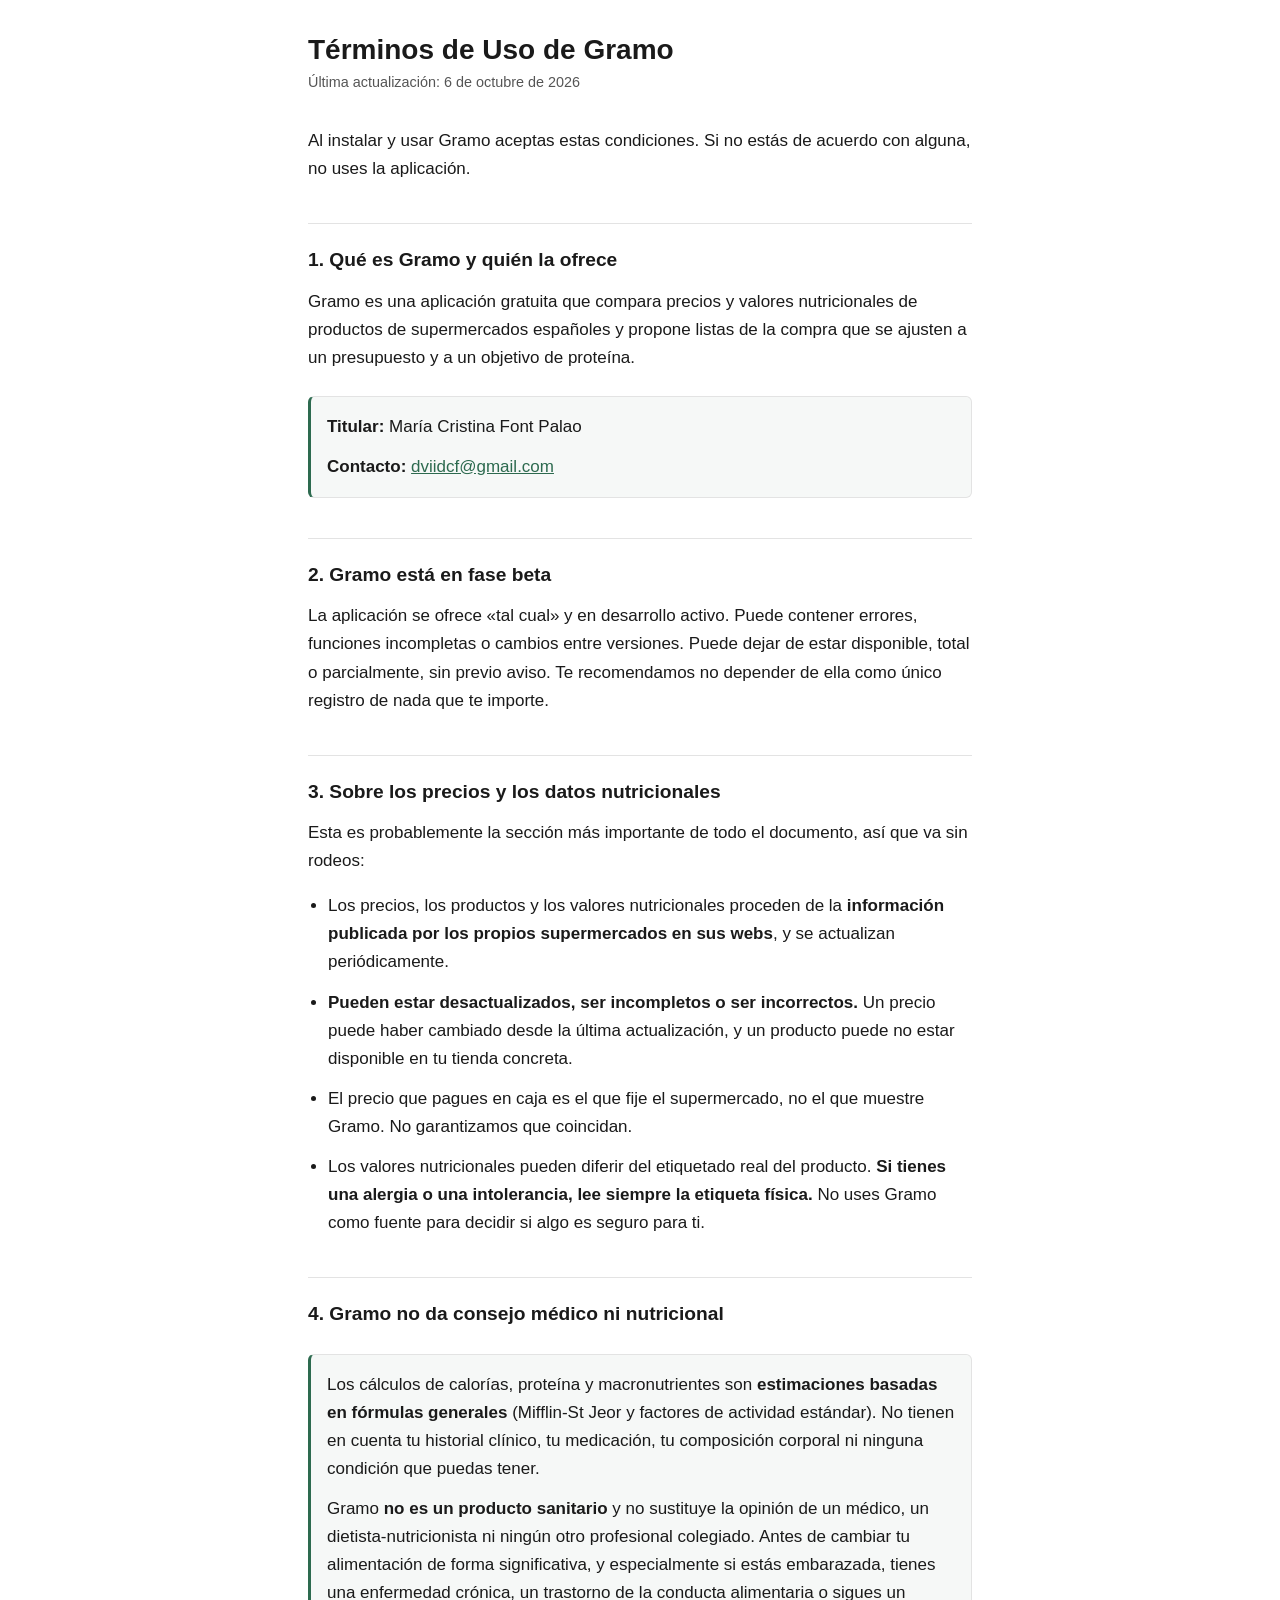
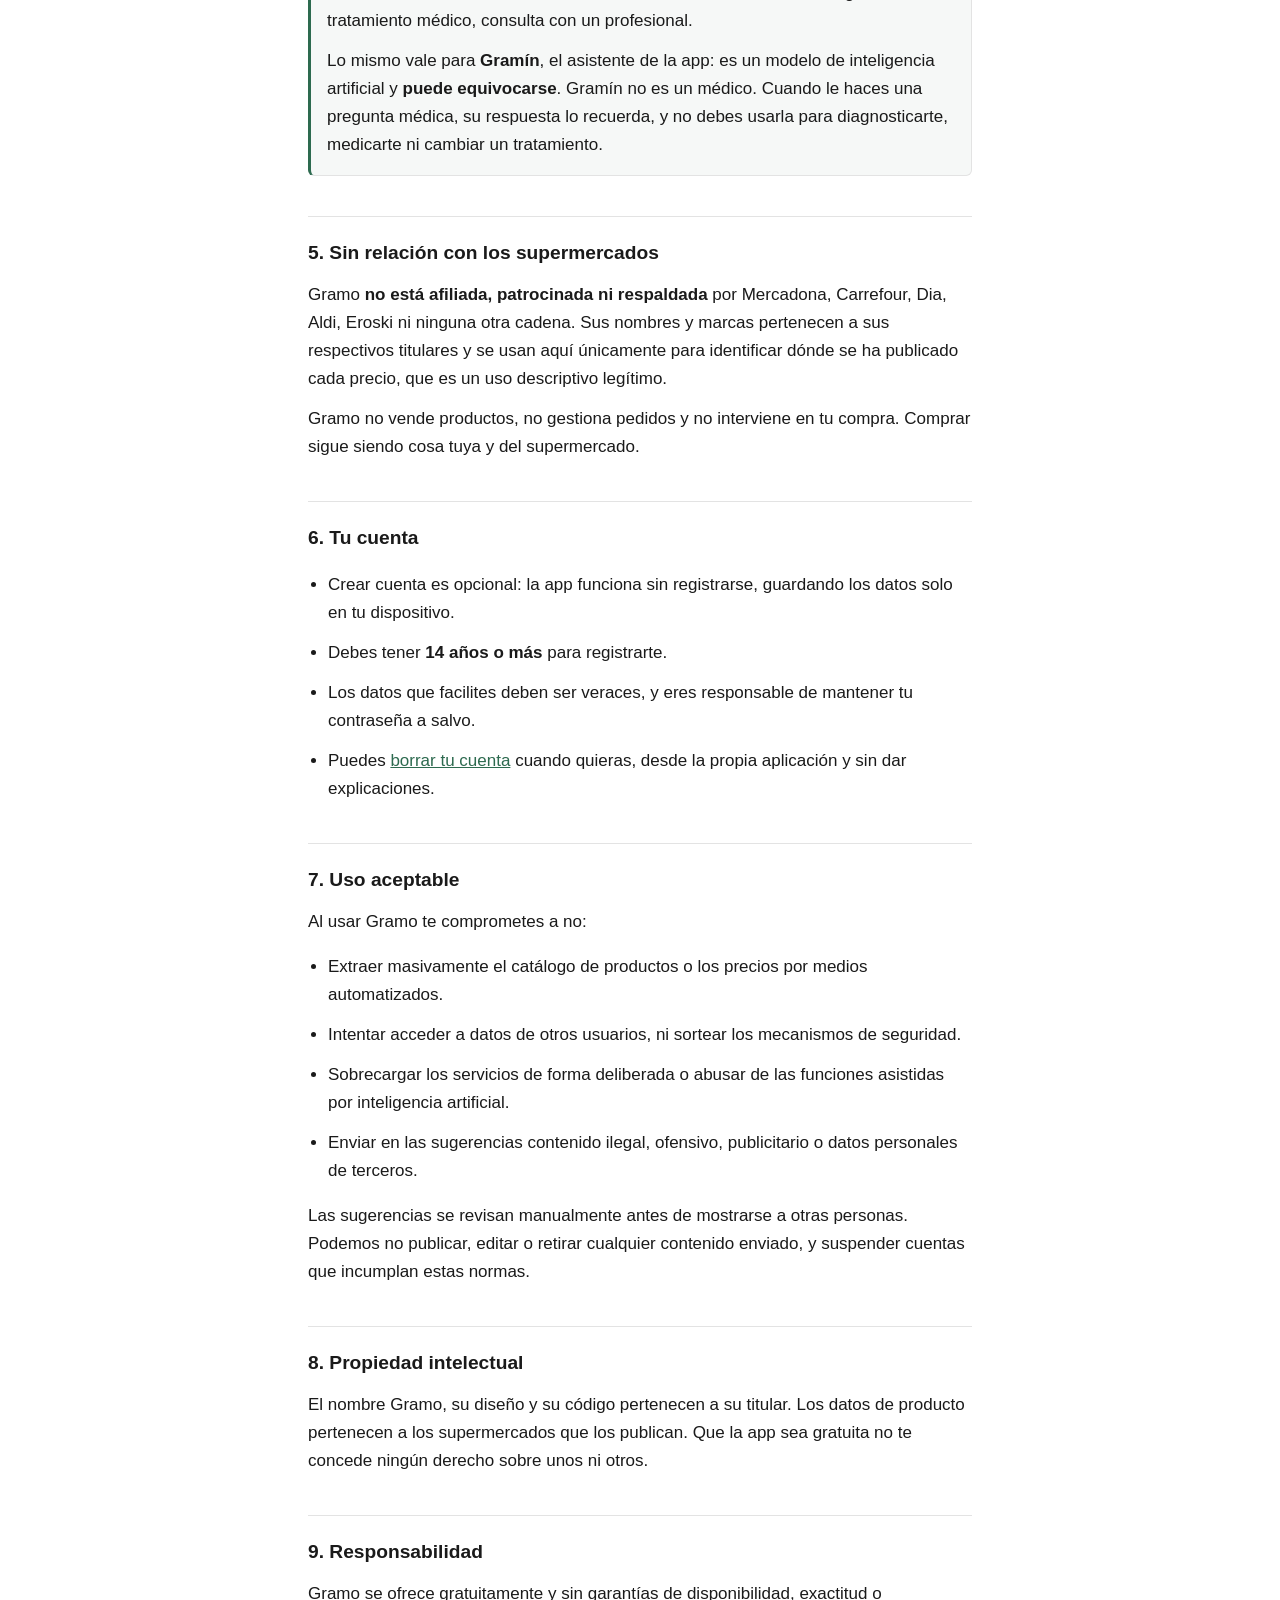
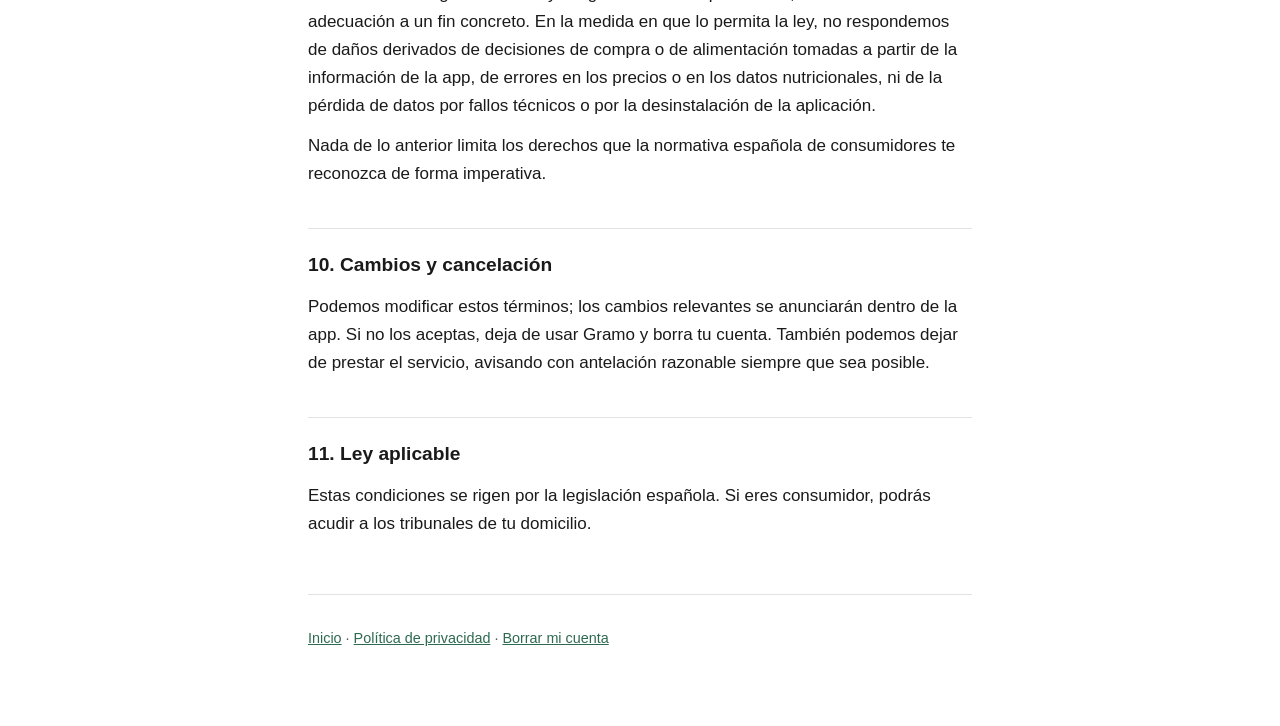
<file: terminos.html>
<!doctype html>
<html lang="es">
<head>
<meta charset="utf-8">
<meta name="viewport" content="width=device-width, initial-scale=1">
<title>Términos de Uso · Gramo</title>
<link rel="stylesheet" href="estilo.css">
</head>
<body>

<h1>Términos de Uso de Gramo</h1>
<p class="fecha">Última actualización: 6 de octubre de 2026</p>

<p>Al instalar y usar Gramo aceptas estas condiciones. Si no estás de acuerdo con alguna,
no uses la aplicación.</p>

<h2>1. Qué es Gramo y quién la ofrece</h2>

<p>Gramo es una aplicación gratuita que compara precios y valores nutricionales de productos
de supermercados españoles y propone listas de la compra que se ajusten a un presupuesto y a
un objetivo de proteína.</p>

<div class="caja">
<p><strong>Titular:</strong> María Cristina Font Palao</p>
<p><strong>Contacto:</strong> <a href="mailto:dviidcf@gmail.com">dviidcf@gmail.com</a></p>
</div>

<h2>2. Gramo está en fase beta</h2>

<p>La aplicación se ofrece «tal cual» y en desarrollo activo. Puede contener errores,
funciones incompletas o cambios entre versiones. Puede dejar de estar disponible, total o
parcialmente, sin previo aviso. Te recomendamos no depender de ella como único registro de
nada que te importe.</p>

<h2>3. Sobre los precios y los datos nutricionales</h2>

<p>Esta es probablemente la sección más importante de todo el documento, así que va sin
rodeos:</p>

<ul>
  <li>Los precios, los productos y los valores nutricionales proceden de la
  <strong>información publicada por los propios supermercados en sus webs</strong>, y se
  actualizan periódicamente.</li>
  <li><strong>Pueden estar desactualizados, ser incompletos o ser incorrectos.</strong> Un
  precio puede haber cambiado desde la última actualización, y un producto puede no estar
  disponible en tu tienda concreta.</li>
  <li>El precio que pagues en caja es el que fije el supermercado, no el que muestre Gramo.
  No garantizamos que coincidan.</li>
  <li>Los valores nutricionales pueden diferir del etiquetado real del producto.
  <strong>Si tienes una alergia o una intolerancia, lee siempre la etiqueta física.</strong>
  No uses Gramo como fuente para decidir si algo es seguro para ti.</li>
</ul>

<h2>4. Gramo no da consejo médico ni nutricional</h2>

<div class="caja">
<p>Los cálculos de calorías, proteína y macronutrientes son <strong>estimaciones basadas en
fórmulas generales</strong> (Mifflin-St Jeor y factores de actividad estándar). No tienen en
cuenta tu historial clínico, tu medicación, tu composición corporal ni ninguna condición que
puedas tener.</p>
<p>Gramo <strong>no es un producto sanitario</strong> y no sustituye la opinión de un médico,
un dietista-nutricionista ni ningún otro profesional colegiado. Antes de cambiar tu
alimentación de forma significativa, y especialmente si estás embarazada, tienes una
enfermedad crónica, un trastorno de la conducta alimentaria o sigues un tratamiento médico,
consulta con un profesional.</p>
<p>Lo mismo vale para <strong>Gramín</strong>, el asistente de la app: es un modelo de
inteligencia artificial y <strong>puede equivocarse</strong>. Gramín no es un médico. Cuando
le haces una pregunta médica, su respuesta lo recuerda, y no debes usarla para diagnosticarte,
medicarte ni cambiar un tratamiento.</p>
</div>

<h2>5. Sin relación con los supermercados</h2>

<p>Gramo <strong>no está afiliada, patrocinada ni respaldada</strong> por Mercadona,
Carrefour, Dia, Aldi, Eroski ni ninguna otra cadena. Sus nombres y marcas pertenecen a sus
respectivos titulares y se usan aquí únicamente para identificar dónde se ha publicado cada
precio, que es un uso descriptivo legítimo.</p>

<p>Gramo no vende productos, no gestiona pedidos y no interviene en tu compra. Comprar sigue
siendo cosa tuya y del supermercado.</p>

<h2>6. Tu cuenta</h2>

<ul>
  <li>Crear cuenta es opcional: la app funciona sin registrarse, guardando los datos solo en
  tu dispositivo.</li>
  <li>Debes tener <strong>14 años o más</strong> para registrarte.</li>
  <li>Los datos que facilites deben ser veraces, y eres responsable de mantener tu contraseña
  a salvo.</li>
  <li>Puedes <a href="borrar-cuenta.html">borrar tu cuenta</a> cuando quieras, desde la propia
  aplicación y sin dar explicaciones.</li>
</ul>

<h2>7. Uso aceptable</h2>

<p>Al usar Gramo te comprometes a no:</p>

<ul>
  <li>Extraer masivamente el catálogo de productos o los precios por medios automatizados.</li>
  <li>Intentar acceder a datos de otros usuarios, ni sortear los mecanismos de seguridad.</li>
  <li>Sobrecargar los servicios de forma deliberada o abusar de las funciones asistidas por
  inteligencia artificial.</li>
  <li>Enviar en las sugerencias contenido ilegal, ofensivo, publicitario o datos personales
  de terceros.</li>
</ul>

<p>Las sugerencias se revisan manualmente antes de mostrarse a otras personas. Podemos no
publicar, editar o retirar cualquier contenido enviado, y suspender cuentas que incumplan
estas normas.</p>

<h2>8. Propiedad intelectual</h2>

<p>El nombre Gramo, su diseño y su código pertenecen a su titular. Los datos de producto
pertenecen a los supermercados que los publican. Que la app sea gratuita no te concede
ningún derecho sobre unos ni otros.</p>

<h2>9. Responsabilidad</h2>

<p>Gramo se ofrece gratuitamente y sin garantías de disponibilidad, exactitud o adecuación a
un fin concreto. En la medida en que lo permita la ley, no respondemos de daños derivados de
decisiones de compra o de alimentación tomadas a partir de la información de la app, de
errores en los precios o en los datos nutricionales, ni de la pérdida de datos por fallos
técnicos o por la desinstalación de la aplicación.</p>

<p>Nada de lo anterior limita los derechos que la normativa española de consumidores te
reconozca de forma imperativa.</p>

<h2>10. Cambios y cancelación</h2>

<p>Podemos modificar estos términos; los cambios relevantes se anunciarán dentro de la app.
Si no los aceptas, deja de usar Gramo y borra tu cuenta. También podemos dejar de prestar el
servicio, avisando con antelación razonable siempre que sea posible.</p>

<h2>11. Ley aplicable</h2>

<p>Estas condiciones se rigen por la legislación española. Si eres consumidor, podrás acudir
a los tribunales de tu domicilio.</p>

<footer>
<p><a href="index.html">Inicio</a> · <a href="privacidad.html">Política de privacidad</a> ·
<a href="borrar-cuenta.html">Borrar mi cuenta</a></p>
</footer>

</body>
</html>
</file>
<file: estilo.css>
/* Hoja compartida por los tres documentos legales de Gramo.
   Pensada para leerse en un móvil: es donde va a caer casi todo el tráfico,
   porque el enlace se abre desde la app y desde las fichas de las tiendas. */

:root {
  --tinta: #1a1a1a;
  --tinta-suave: #555;
  --acento: #2d6a4f;
  --borde: #e3e3e3;
  --fondo: #fff;
  --fondo-caja: #f6f8f7;
}

@media (prefers-color-scheme: dark) {
  :root {
    --tinta: #ececec;
    --tinta-suave: #a8a8a8;
    --acento: #74c69d;
    --borde: #333;
    --fondo: #141414;
    --fondo-caja: #1e1e1e;
  }
}

* { box-sizing: border-box; }

body {
  margin: 0 auto;
  padding: 2rem 1.25rem 4rem;
  max-width: 44rem;
  background: var(--fondo);
  color: var(--tinta);
  font-family: -apple-system, BlinkMacSystemFont, "Segoe UI", Roboto, sans-serif;
  font-size: 17px;
  line-height: 1.65;
}

h1 {
  font-size: 1.75rem;
  line-height: 1.25;
  margin: 0 0 0.25rem;
}

h2 {
  font-size: 1.2rem;
  margin: 2.5rem 0 0.75rem;
  padding-top: 1.25rem;
  border-top: 1px solid var(--borde);
}

h3 {
  font-size: 1rem;
  margin: 1.5rem 0 0.5rem;
}

p, li { margin: 0.75rem 0; }
ul, ol { padding-left: 1.25rem; }

a { color: var(--acento); }

.fecha {
  color: var(--tinta-suave);
  font-size: 0.9rem;
  margin: 0 0 2rem;
}

.pendiente {
  background: #fff3cd;
  color: #664d03;
  padding: 0.05rem 0.35rem;
  border-radius: 3px;
  font-weight: 600;
}

.caja {
  background: var(--fondo-caja);
  border: 1px solid var(--borde);
  border-left: 3px solid var(--acento);
  border-radius: 6px;
  padding: 0.25rem 1rem;
  margin: 1.5rem 0;
}

/* Las tablas de finalidad/base jurídica son anchas: en móvil deben poder
   desplazarse solas sin que se desplace la página entera. */
.tabla-scroll {
  overflow-x: auto;
  margin: 1.5rem 0;
}

table {
  border-collapse: collapse;
  width: 100%;
  min-width: 34rem;
  font-size: 0.92rem;
}

th, td {
  border: 1px solid var(--borde);
  padding: 0.6rem 0.7rem;
  text-align: left;
  vertical-align: top;
}

th { background: var(--fondo-caja); }

footer {
  margin-top: 3.5rem;
  padding-top: 1.25rem;
  border-top: 1px solid var(--borde);
  color: var(--tinta-suave);
  font-size: 0.9rem;
}

/* Fórmulas y tablas de la página de fuentes. */
pre {
  background: #F4F1EC;
  border-left: 3px solid #C9A84C;
  padding: 12px 14px;
  overflow-x: auto;
  font-size: 14px;
  line-height: 1.6;
}
</file>
